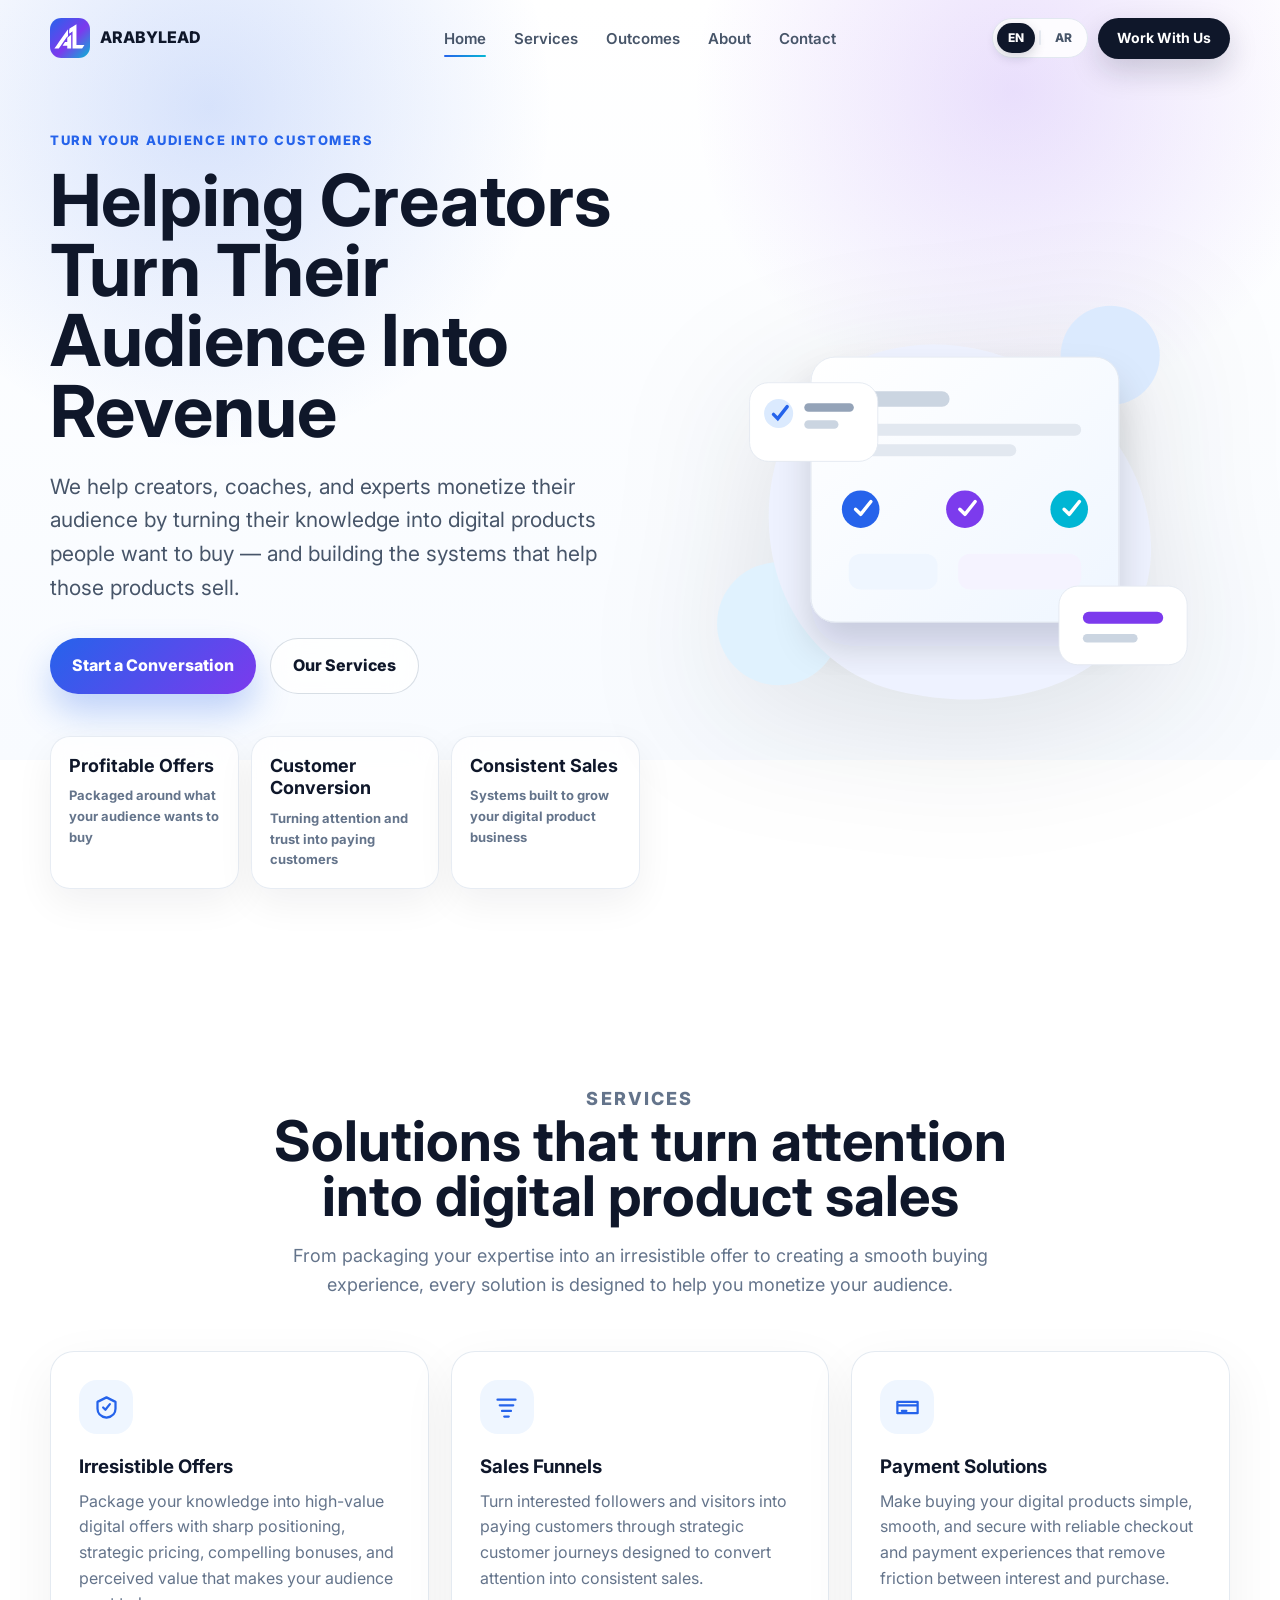
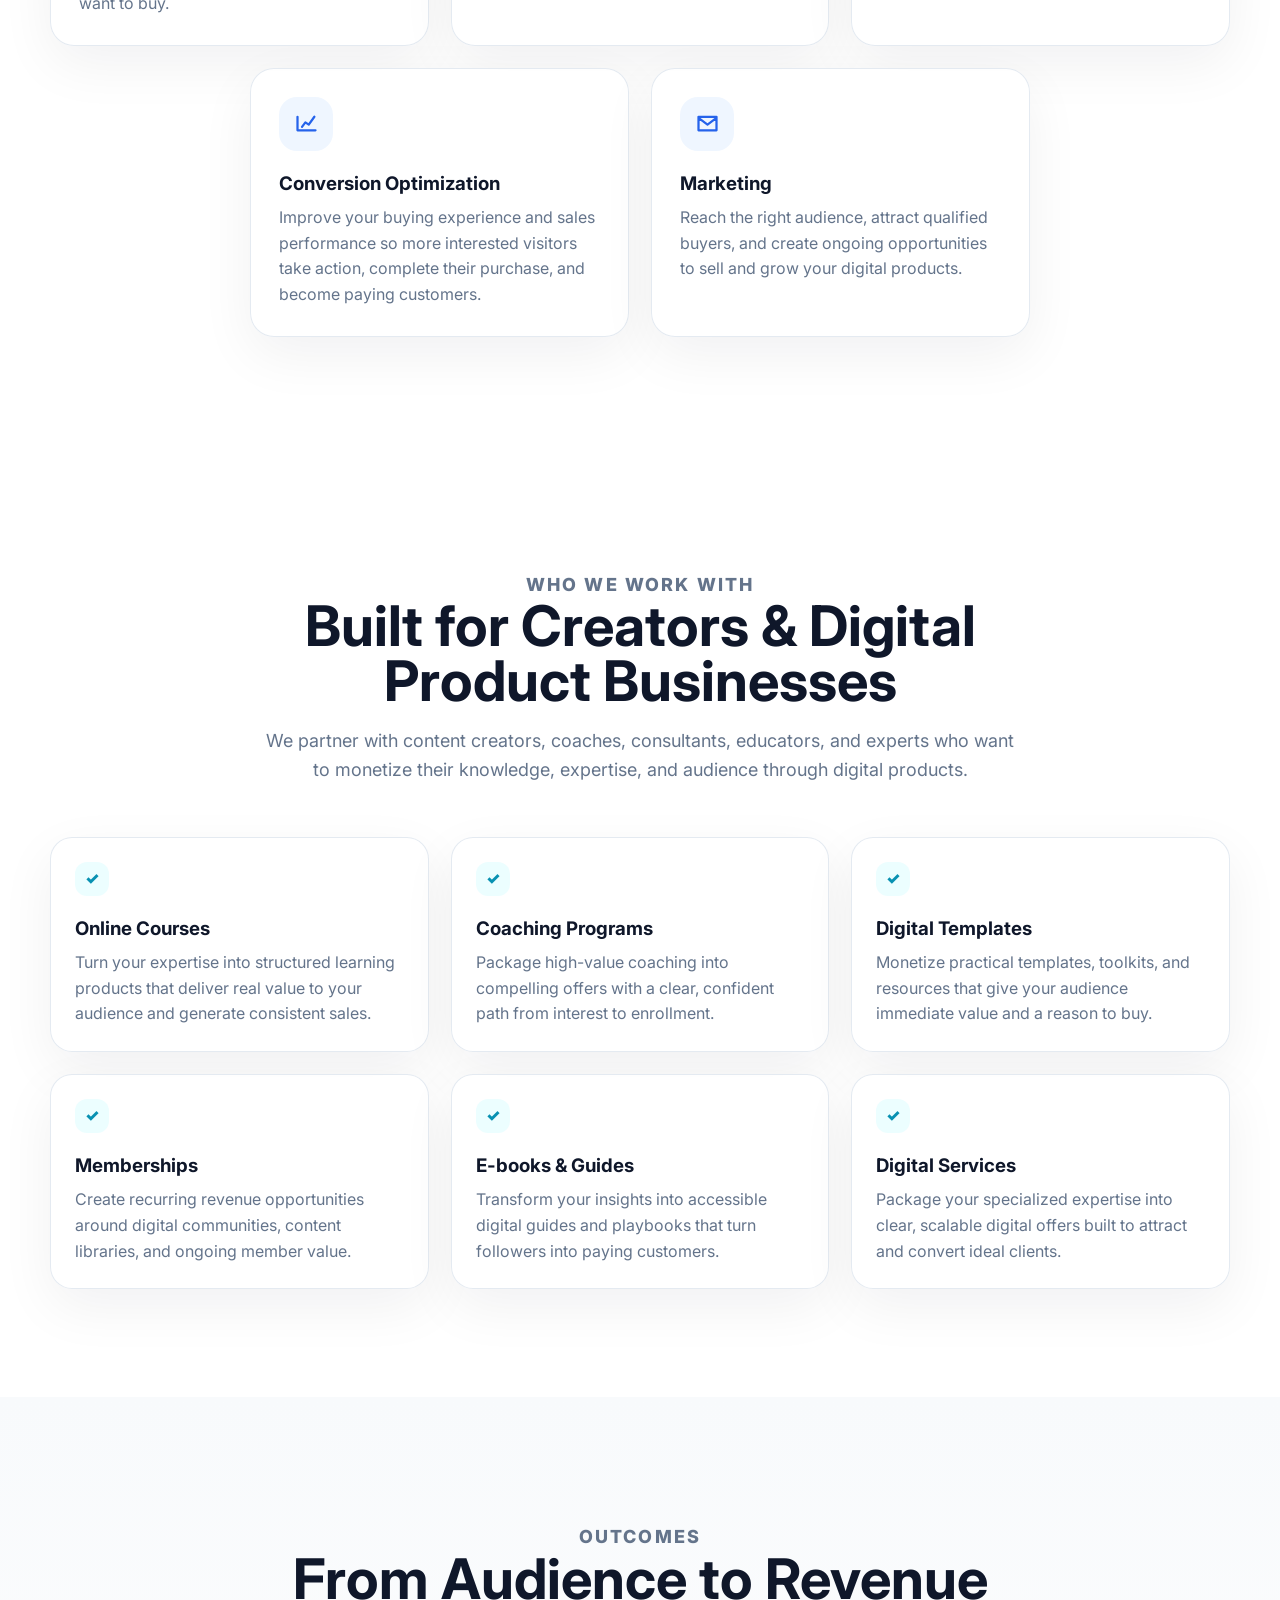
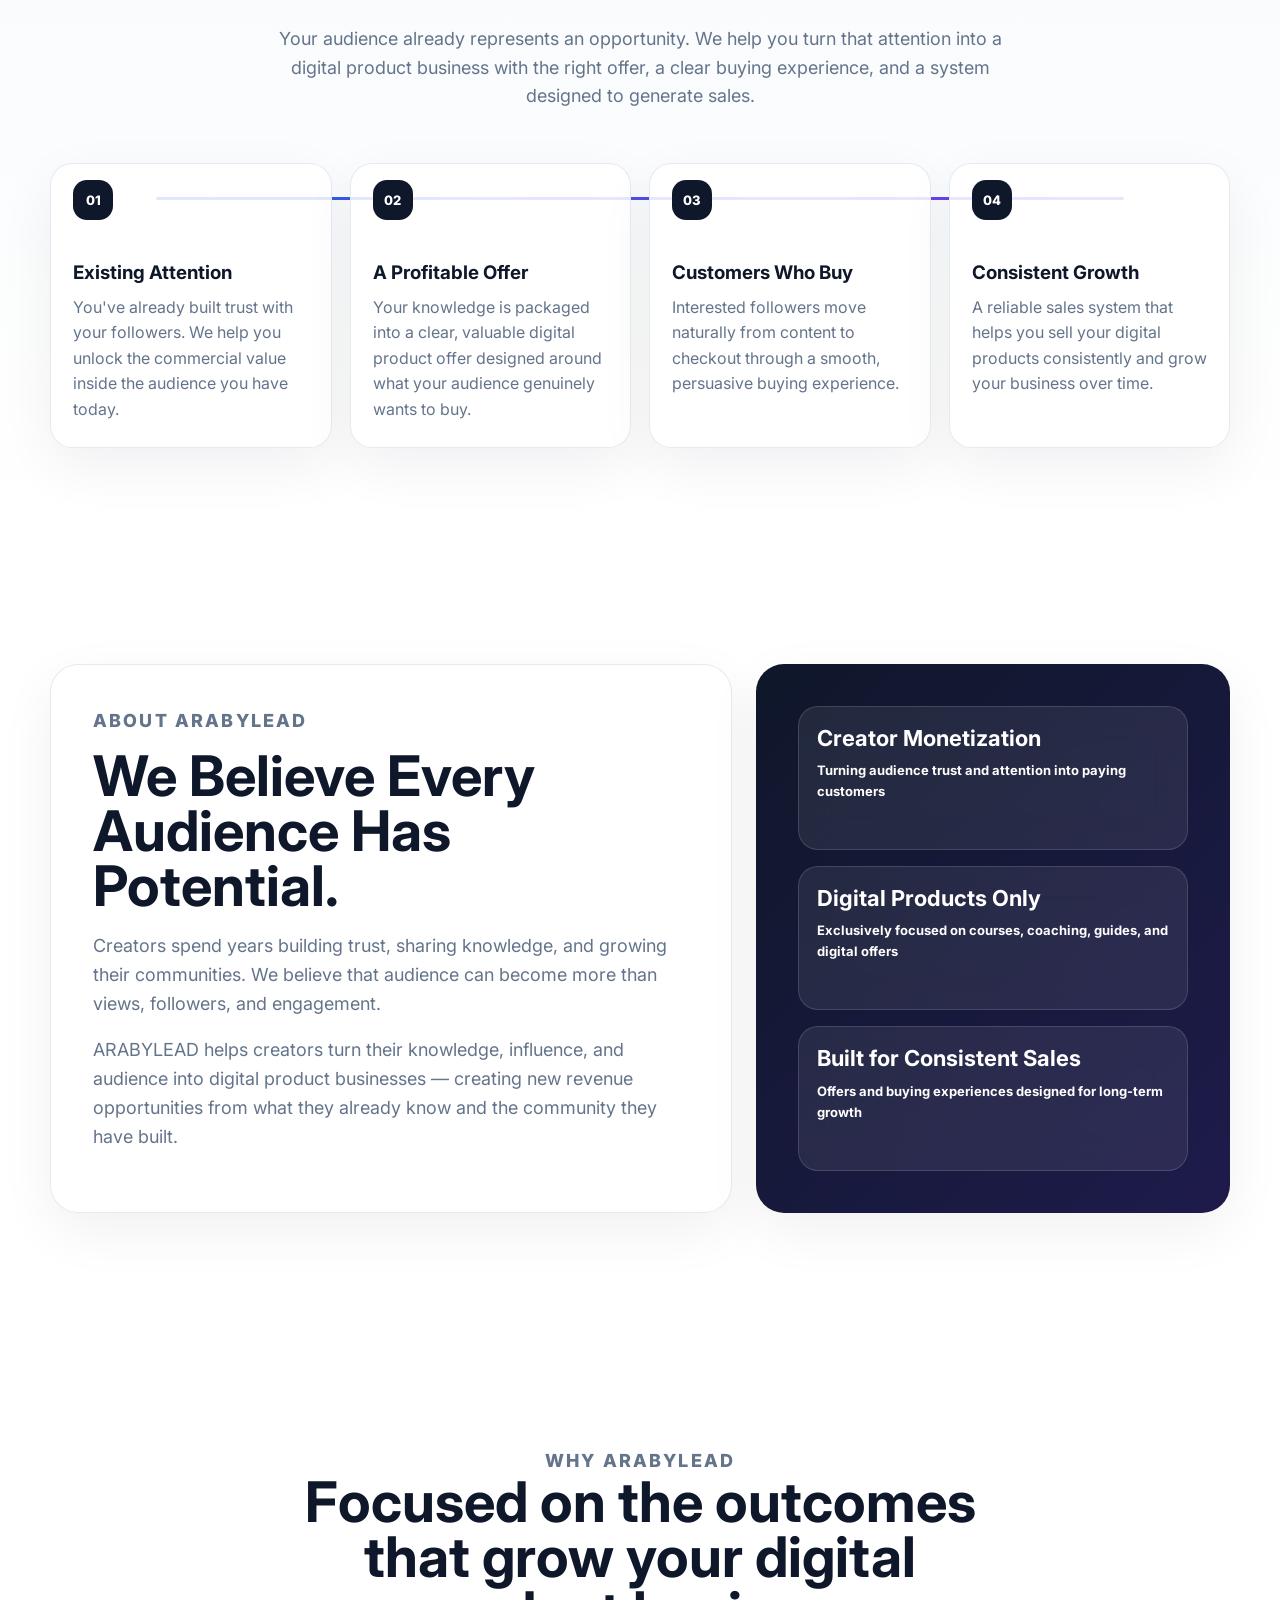
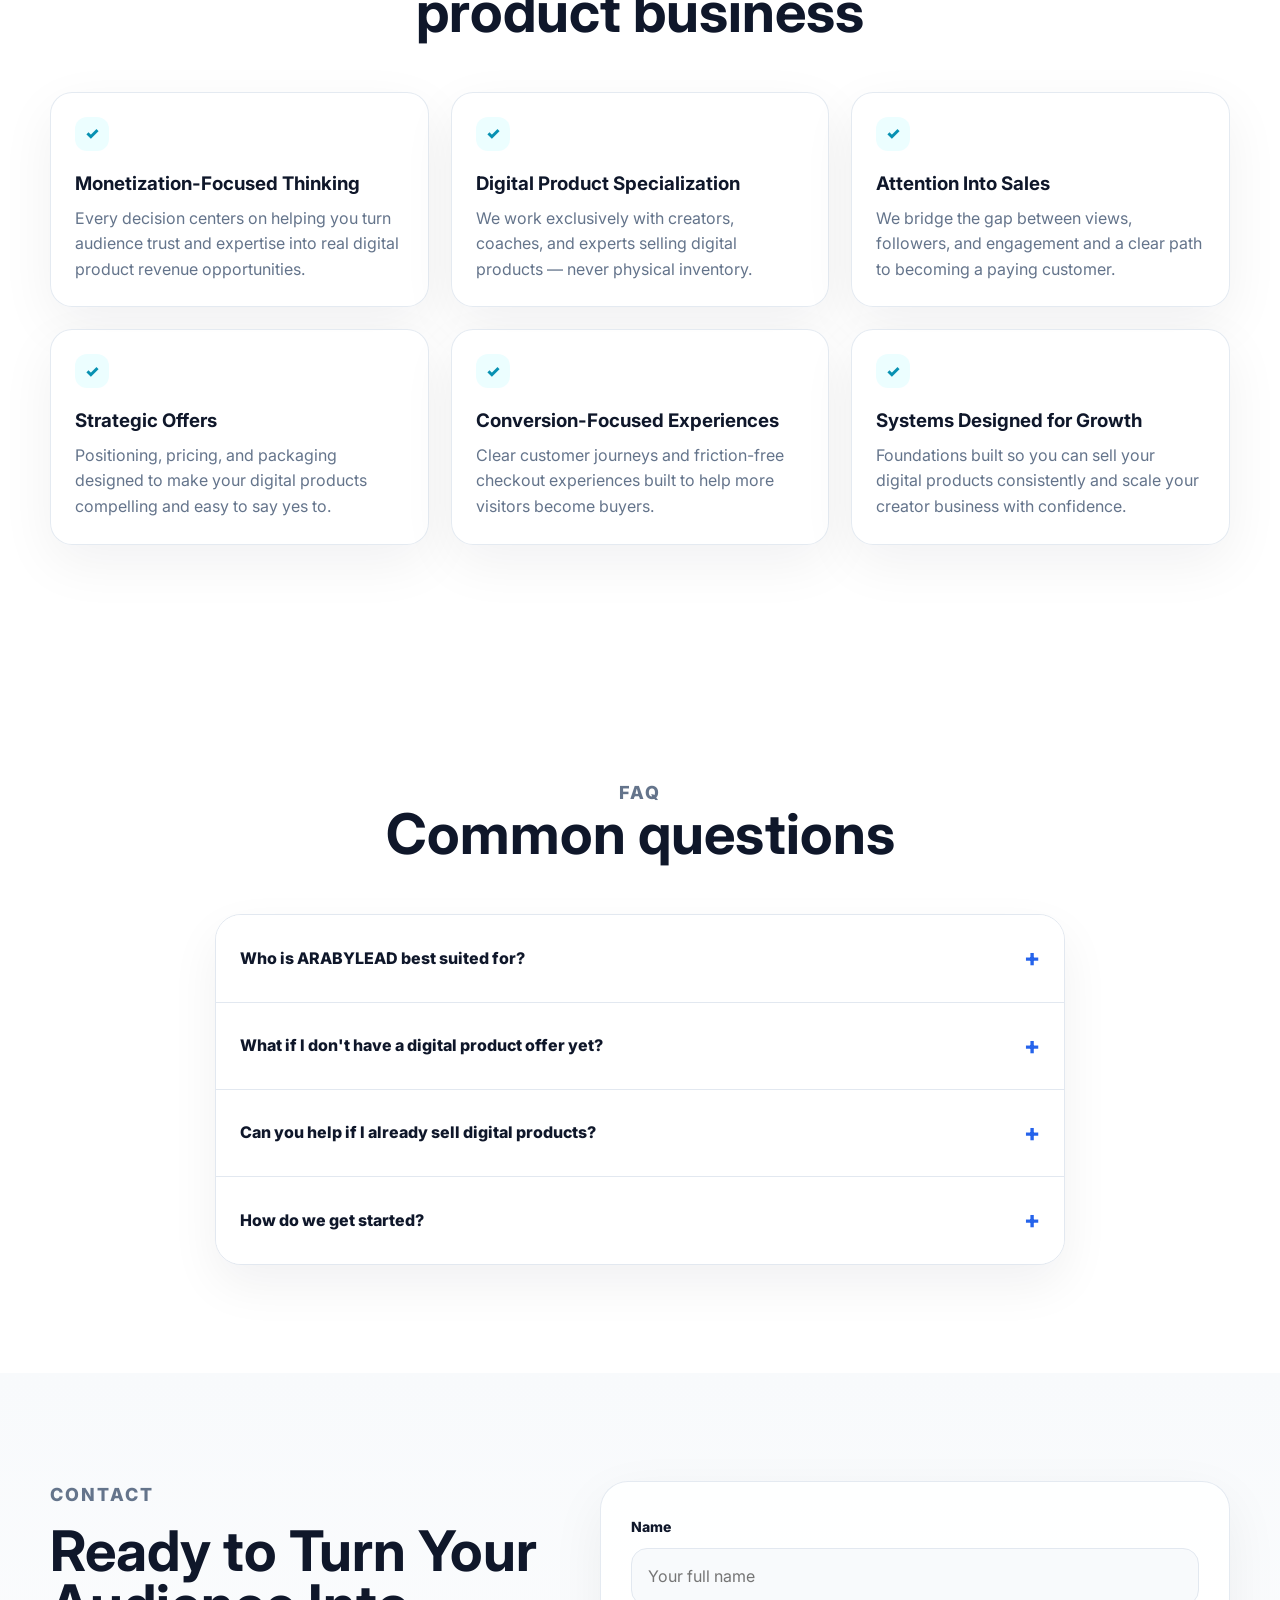
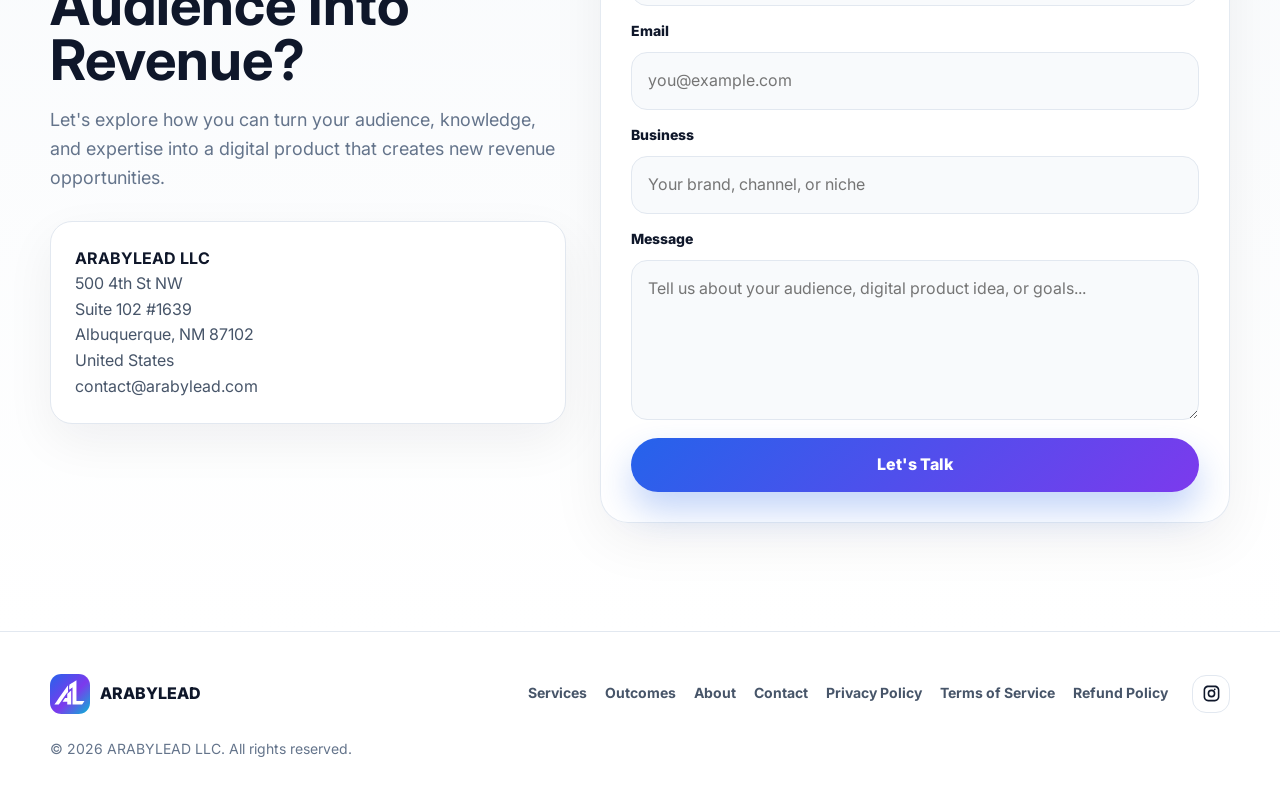
<file: index.html>
<!DOCTYPE html>
<html lang="en" dir="ltr">
<head>
  <meta charset="UTF-8">
  <meta name="viewport" content="width=device-width, initial-scale=1.0">
  <title>ARABYLEAD | Turn Your Audience Into Revenue</title>
  <meta name="description" content="ARABYLEAD helps creators, coaches, and experts monetize their audience and grow their digital product businesses through strategic offers, sales systems, and growth solutions.">
  <meta name="robots" content="index, follow">
  <meta name="theme-color" content="#2563EB">
  <script>(function(){try{var l=new URLSearchParams(location.search).get("lang")||localStorage.getItem("arabylead_lang");if(l==="ar"){document.documentElement.lang="ar";document.documentElement.dir="rtl";document.documentElement.setAttribute("data-lang-loading","");setTimeout(function(){document.documentElement.removeAttribute("data-lang-loading")},1200)}}catch(e){}})();</script>
  <link rel="canonical" href="https://arabylead.com/">
  <link rel="alternate" hreflang="en" href="https://arabylead.com/">
  <link rel="alternate" hreflang="ar" href="https://arabylead.com/?lang=ar">
  <link rel="alternate" hreflang="x-default" href="https://arabylead.com/">
  <meta property="og:type" content="website">
  <meta property="og:locale" content="en_US">
  <meta property="og:locale:alternate" content="ar_AR">
  <meta property="og:title" content="ARABYLEAD | Turn Your Audience Into Revenue">
  <meta property="og:description" content="ARABYLEAD helps creators, coaches, and experts monetize their audience and grow their digital product businesses through strategic offers, sales systems, and growth solutions.">
  <meta property="og:url" content="https://arabylead.com/">
  <meta property="og:site_name" content="ARABYLEAD LLC">
  <meta property="og:image" content="https://arabylead.com/assets/og-image.svg">
  <meta name="twitter:card" content="summary_large_image">
  <meta name="twitter:title" content="ARABYLEAD | Turn Your Audience Into Revenue">
  <meta name="twitter:description" content="ARABYLEAD helps creators, coaches, and experts monetize their audience and grow their digital product businesses through strategic offers, sales systems, and growth solutions.">
  <meta name="twitter:image" content="https://arabylead.com/assets/og-image.svg">
  <link rel="preconnect" href="https://fonts.googleapis.com">
  <link rel="preconnect" href="https://fonts.gstatic.com" crossorigin>
  <link href="https://fonts.googleapis.com/css2?family=IBM+Plex+Sans+Arabic:wght@400;500;600;700&family=Inter:wght@400;500;600;700;800&display=swap" rel="stylesheet">
  <link rel="icon" href="assets/favicon.svg" type="image/svg+xml">
  <link rel="stylesheet" href="css/style.css">
</head>
<body data-page="home">
  <div class="loader" aria-hidden="true">
    <div class="loader-mark">
      <span></span><span></span><span></span>
    </div>
  </div>

  <header class="site-header" id="top">
    <nav class="navbar" aria-label="Primary" data-i18n-aria-label="common.primaryNavAria">
      <a class="brand" href="#home" aria-label="ARABYLEAD LLC home" data-i18n-aria-label="common.brandAria">
        <span class="brand-icon" aria-hidden="true"><img src="assets/logo.svg" alt="" width="40" height="40"></span>
        <span dir="ltr">ARABYLEAD</span>
      </a>
      <div class="nav-menu">
        <a href="#home" data-i18n="common.navHome">Home</a>
        <a href="#services" data-i18n="common.navServices">Services</a>
        <a href="#outcomes" data-i18n="common.navOutcomes">Outcomes</a>
        <a href="#about" data-i18n="common.navAbout">About</a>
        <a href="#contact" data-i18n="common.navContact">Contact</a>
      </div>
      <div class="nav-actions">
        <div class="lang-switcher" role="group" aria-label="Language selection" data-i18n-aria-label="common.langGroupAria">
          <button type="button" class="lang-btn active" data-lang-btn="en" aria-pressed="true" aria-label="EN — English" data-i18n-aria-label="common.switchToEn" lang="en">EN</button>
          <span class="lang-sep" aria-hidden="true">|</span>
          <button type="button" class="lang-btn" data-lang-btn="ar" aria-pressed="false" aria-label="AR — العربية" data-i18n-aria-label="common.switchToAr" lang="ar">AR</button>
        </div>
        <a class="nav-cta btn-ripple" href="#contact" data-i18n="common.navCta">Work With Us</a>
        <button class="nav-toggle" type="button" aria-label="Open menu" data-i18n-aria-label="common.openMenu" aria-expanded="false">
          <span></span><span></span><span></span>
        </button>
      </div>
    </nav>
  </header>

  <main>
    <section class="hero section-shell" id="home">
      <div class="hero-bg" aria-hidden="true"></div>
      <div class="hero-content reveal">
        <p class="eyebrow" data-i18n="home.heroEyebrow">TURN YOUR AUDIENCE INTO CUSTOMERS</p>
        <h1 data-i18n="home.heroTitle">Helping Creators Turn Their Audience Into Revenue</h1>
        <p class="hero-copy" data-i18n="home.heroCopy">We help creators, coaches, and experts monetize their audience by turning their knowledge into digital products people want to buy — and building the systems that help those products sell.</p>
        <div class="hero-actions">
          <a class="button button-primary btn-ripple" href="#contact" data-i18n="home.heroCtaPrimary">Start a Conversation</a>
          <a class="button button-secondary btn-ripple" href="#services" data-i18n="home.heroCtaSecondary">Our Services</a>
        </div>
        <div class="hero-metrics" aria-label="Core creator outcomes" data-i18n-aria-label="home.heroMetricsAria">
          <div><strong data-i18n="home.heroMetric1Title">Profitable Offers</strong><span data-i18n="home.heroMetric1Sub">Packaged around what your audience wants to buy</span></div>
          <div><strong data-i18n="home.heroMetric2Title">Customer Conversion</strong><span data-i18n="home.heroMetric2Sub">Turning attention and trust into paying customers</span></div>
          <div><strong data-i18n="home.heroMetric3Title">Consistent Sales</strong><span data-i18n="home.heroMetric3Sub">Systems built to grow your digital product business</span></div>
        </div>
      </div>
      <div class="hero-visual reveal" aria-label="Creator monetization and digital product growth illustration" data-i18n-aria-label="home.heroVisualAria">
        <svg viewBox="0 0 620 520" class="floating-illustration" role="img" aria-hidden="true">
          <defs>
            <linearGradient id="panelGrad" x1="0" x2="1" y1="0" y2="1">
              <stop offset="0%" stop-color="#FFFFFF"/>
              <stop offset="100%" stop-color="#EFF6FF"/>
            </linearGradient>
            <linearGradient id="lineGrad" x1="0" x2="1">
              <stop offset="0%" stop-color="#2563EB"/>
              <stop offset="50%" stop-color="#7C3AED"/>
              <stop offset="100%" stop-color="#06B6D4"/>
            </linearGradient>
            <filter id="softShadow" x="-20%" y="-20%" width="140%" height="140%">
              <feDropShadow dx="0" dy="28" stdDeviation="22" flood-color="#0F172A" flood-opacity=".16"/>
            </filter>
          </defs>
          <circle cx="480" cy="80" r="58" fill="#DBEAFE"/>
          <circle cx="92" cy="394" r="72" fill="#E0F2FE"/>
          <path d="M99 174C142 67 277 42 382 92c113 54 180 184 128 291-44 91-168 116-278 90C105 443 48 301 99 174Z" fill="#EEF2FF"/>
          <g filter="url(#softShadow)">
            <rect x="130" y="82" width="360" height="310" rx="28" fill="url(#panelGrad)" stroke="#E2E8F0"/>
            <rect x="160" y="122" width="132" height="18" rx="9" fill="#CBD5E1"/>
            <rect x="160" y="160" width="286" height="14" rx="7" fill="#E2E8F0"/>
            <rect x="160" y="184" width="210" height="14" rx="7" fill="#E2E8F0"/>
            <path d="M176 260H444" stroke="url(#lineGrad)" stroke-width="8" stroke-linecap="round"/>
            <circle cx="188" cy="260" r="22" fill="#2563EB"/>
            <circle cx="310" cy="260" r="22" fill="#7C3AED"/>
            <circle cx="432" cy="260" r="22" fill="#06B6D4"/>
            <path d="M182 260l6 6 12-15M304 260l6 6 12-15M426 260l6 6 12-15" stroke="#fff" stroke-width="4" fill="none" stroke-linecap="round" stroke-linejoin="round"/>
            <rect x="174" y="312" width="104" height="42" rx="14" fill="#EFF6FF"/>
            <rect x="302" y="312" width="144" height="42" rx="14" fill="#F5F3FF"/>
          </g>
          <g class="orbit-card orbit-one">
            <rect x="58" y="112" width="150" height="92" rx="22" fill="#fff" stroke="#E2E8F0"/>
            <circle cx="92" cy="148" r="17" fill="#DBEAFE"/>
            <path d="M86 149l5 5 11-14" stroke="#2563EB" stroke-width="4" fill="none" stroke-linecap="round"/>
            <rect x="122" y="136" width="58" height="10" rx="5" fill="#94A3B8"/>
            <rect x="122" y="156" width="40" height="10" rx="5" fill="#CBD5E1"/>
          </g>
          <g class="orbit-card orbit-two">
            <rect x="420" y="350" width="150" height="92" rx="22" fill="#fff" stroke="#E2E8F0"/>
            <rect x="448" y="380" width="94" height="14" rx="7" fill="#7C3AED"/>
            <rect x="448" y="406" width="64" height="10" rx="5" fill="#CBD5E1"/>
          </g>
        </svg>
      </div>
    </section>

    <section class="section section-shell" id="services">
      <div class="section-heading reveal">
        <p class="eyebrow" data-i18n="home.servicesEyebrow">Services</p>
        <h2 data-i18n="home.servicesTitle">Solutions that turn attention into digital product sales</h2>
        <p data-i18n="home.servicesSubtitle">From packaging your expertise into an irresistible offer to creating a smooth buying experience, every solution is designed to help you monetize your audience.</p>
      </div>
      <div class="card-grid services-grid">
        <article class="service-card reveal">
          <span class="icon-wrap" aria-hidden="true"><svg viewBox="0 0 24 24"><path d="M12 3l8 4v6c0 4.4-2.7 7-8 8-5.3-1-8-3.6-8-8V7l8-4zM9 12l2 2 4-5" fill="none" stroke="currentColor" stroke-width="2" stroke-linecap="round" stroke-linejoin="round"/></svg></span>
          <h3 data-i18n="home.service1Title">Irresistible Offers</h3>
          <p data-i18n="home.service1Desc">Package your knowledge into high-value digital offers with sharp positioning, strategic pricing, compelling bonuses, and perceived value that makes your audience want to buy.</p>
        </article>
        <article class="service-card reveal">
          <span class="icon-wrap" aria-hidden="true"><svg viewBox="0 0 24 24"><path d="M4 5h16M6 10h12M8 15h8M10 20h4" fill="none" stroke="currentColor" stroke-width="2" stroke-linecap="round"/></svg></span>
          <h3 data-i18n="home.service2Title">Sales Funnels</h3>
          <p data-i18n="home.service2Desc">Turn interested followers and visitors into paying customers through strategic customer journeys designed to convert attention into consistent sales.</p>
        </article>
        <article class="service-card reveal">
          <span class="icon-wrap" aria-hidden="true"><svg viewBox="0 0 24 24"><path d="M3 7h18v10H3zM3 10h18M7 15h4" fill="none" stroke="currentColor" stroke-width="2" stroke-linecap="round" stroke-linejoin="round"/></svg></span>
          <h3 data-i18n="home.service3Title">Payment Solutions</h3>
          <p data-i18n="home.service3Desc">Make buying your digital products simple, smooth, and secure with reliable checkout and payment experiences that remove friction between interest and purchase.</p>
        </article>
        <article class="service-card reveal">
          <span class="icon-wrap" aria-hidden="true"><svg viewBox="0 0 24 24"><path d="M4 18V6M4 18h16M8 15l3-4 3 2 5-7" fill="none" stroke="currentColor" stroke-width="2" stroke-linecap="round" stroke-linejoin="round"/></svg></span>
          <h3 data-i18n="home.service4Title">Conversion Optimization</h3>
          <p data-i18n="home.service4Desc">Improve your buying experience and sales performance so more interested visitors take action, complete their purchase, and become paying customers.</p>
        </article>
        <article class="service-card reveal">
          <span class="icon-wrap" aria-hidden="true"><svg viewBox="0 0 24 24"><path d="M4 6h16v12H4zM4 7l8 6 8-6" fill="none" stroke="currentColor" stroke-width="2" stroke-linecap="round" stroke-linejoin="round"/></svg></span>
          <h3 data-i18n="home.service5Title">Marketing</h3>
          <p data-i18n="home.service5Desc">Reach the right audience, attract qualified buyers, and create ongoing opportunities to sell and grow your digital products.</p>
        </article>
      </div>
    </section>

    <section class="section section-shell" id="who-we-work-with">
      <div class="section-heading reveal">
        <p class="eyebrow" data-i18n="home.whoEyebrow">WHO WE WORK WITH</p>
        <h2 data-i18n="home.whoTitle">Built for Creators &amp; Digital Product Businesses</h2>
        <p data-i18n="home.whoSubtitle">We partner with content creators, coaches, consultants, educators, and experts who want to monetize their knowledge, expertise, and audience through digital products.</p>
      </div>
      <div class="feature-grid">
        <article class="feature-card reveal"><span aria-hidden="true">✓</span><h3 data-i18n="home.who1Title">Online Courses</h3><p data-i18n="home.who1Desc">Turn your expertise into structured learning products that deliver real value to your audience and generate consistent sales.</p></article>
        <article class="feature-card reveal"><span aria-hidden="true">✓</span><h3 data-i18n="home.who2Title">Coaching Programs</h3><p data-i18n="home.who2Desc">Package high-value coaching into compelling offers with a clear, confident path from interest to enrollment.</p></article>
        <article class="feature-card reveal"><span aria-hidden="true">✓</span><h3 data-i18n="home.who3Title">Digital Templates</h3><p data-i18n="home.who3Desc">Monetize practical templates, toolkits, and resources that give your audience immediate value and a reason to buy.</p></article>
        <article class="feature-card reveal"><span aria-hidden="true">✓</span><h3 data-i18n="home.who4Title">Memberships</h3><p data-i18n="home.who4Desc">Create recurring revenue opportunities around digital communities, content libraries, and ongoing member value.</p></article>
        <article class="feature-card reveal"><span aria-hidden="true">✓</span><h3 data-i18n="home.who5Title">E-books &amp; Guides</h3><p data-i18n="home.who5Desc">Transform your insights into accessible digital guides and playbooks that turn followers into paying customers.</p></article>
        <article class="feature-card reveal"><span aria-hidden="true">✓</span><h3 data-i18n="home.who6Title">Digital Services</h3><p data-i18n="home.who6Desc">Package your specialized expertise into clear, scalable digital offers built to attract and convert ideal clients.</p></article>
      </div>
    </section>

    <section class="section process-section" id="outcomes">
      <div class="section-shell">
        <div class="section-heading reveal">
          <p class="eyebrow" data-i18n="home.outcomesEyebrow">Outcomes</p>
          <h2 data-i18n="home.outcomesTitle">From Audience to Revenue</h2>
          <p data-i18n="home.outcomesSubtitle">Your audience already represents an opportunity. We help you turn that attention into a digital product business with the right offer, a clear buying experience, and a system designed to generate sales.</p>
        </div>
        <div class="timeline">
          <article class="timeline-card reveal"><span aria-hidden="true">01</span><h3 data-i18n="home.outcome1Title">Existing Attention</h3><p data-i18n="home.outcome1Desc">You've already built trust with your followers. We help you unlock the commercial value inside the audience you have today.</p></article>
          <article class="timeline-card reveal"><span aria-hidden="true">02</span><h3 data-i18n="home.outcome2Title">A Profitable Offer</h3><p data-i18n="home.outcome2Desc">Your knowledge is packaged into a clear, valuable digital product offer designed around what your audience genuinely wants to buy.</p></article>
          <article class="timeline-card reveal"><span aria-hidden="true">03</span><h3 data-i18n="home.outcome3Title">Customers Who Buy</h3><p data-i18n="home.outcome3Desc">Interested followers move naturally from content to checkout through a smooth, persuasive buying experience.</p></article>
          <article class="timeline-card reveal"><span aria-hidden="true">04</span><h3 data-i18n="home.outcome4Title">Consistent Growth</h3><p data-i18n="home.outcome4Desc">A reliable sales system that helps you sell your digital products consistently and grow your business over time.</p></article>
        </div>
      </div>
    </section>

    <section class="section section-shell about-split" id="about">
      <div class="about-panel reveal">
        <p class="eyebrow" data-i18n="home.aboutEyebrow">About ARABYLEAD</p>
        <h2 data-i18n="home.aboutTitle">We Believe Every Audience Has Potential.</h2>
        <p data-i18n="home.aboutP1">Creators spend years building trust, sharing knowledge, and growing their communities. We believe that audience can become more than views, followers, and engagement.</p>
        <p data-i18n="home.aboutP2">ARABYLEAD helps creators turn their knowledge, influence, and audience into digital product businesses — creating new revenue opportunities from what they already know and the community they have built.</p>
      </div>
      <div class="stats-panel reveal">
        <div><strong data-i18n="home.aboutStat1Title">Creator Monetization</strong><span data-i18n="home.aboutStat1Sub">Turning audience trust and attention into paying customers</span></div>
        <div><strong data-i18n="home.aboutStat2Title">Digital Products Only</strong><span data-i18n="home.aboutStat2Sub">Exclusively focused on courses, coaching, guides, and digital offers</span></div>
        <div><strong data-i18n="home.aboutStat3Title">Built for Consistent Sales</strong><span data-i18n="home.aboutStat3Sub">Offers and buying experiences designed for long-term growth</span></div>
      </div>
    </section>

    <section class="section section-shell" id="why-us">
      <div class="section-heading reveal">
        <p class="eyebrow" data-i18n="home.whyEyebrow">Why ARABYLEAD</p>
        <h2 data-i18n="home.whyTitle">Focused on the outcomes that grow your digital product business</h2>
      </div>
      <div class="feature-grid">
        <article class="feature-card reveal"><span aria-hidden="true">✓</span><h3 data-i18n="home.why1Title">Monetization-Focused Thinking</h3><p data-i18n="home.why1Desc">Every decision centers on helping you turn audience trust and expertise into real digital product revenue opportunities.</p></article>
        <article class="feature-card reveal"><span aria-hidden="true">✓</span><h3 data-i18n="home.why2Title">Digital Product Specialization</h3><p data-i18n="home.why2Desc">We work exclusively with creators, coaches, and experts selling digital products — never physical inventory.</p></article>
        <article class="feature-card reveal"><span aria-hidden="true">✓</span><h3 data-i18n="home.why3Title">Attention Into Sales</h3><p data-i18n="home.why3Desc">We bridge the gap between views, followers, and engagement and a clear path to becoming a paying customer.</p></article>
        <article class="feature-card reveal"><span aria-hidden="true">✓</span><h3 data-i18n="home.why4Title">Strategic Offers</h3><p data-i18n="home.why4Desc">Positioning, pricing, and packaging designed to make your digital products compelling and easy to say yes to.</p></article>
        <article class="feature-card reveal"><span aria-hidden="true">✓</span><h3 data-i18n="home.why5Title">Conversion-Focused Experiences</h3><p data-i18n="home.why5Desc">Clear customer journeys and friction-free checkout experiences built to help more visitors become buyers.</p></article>
        <article class="feature-card reveal"><span aria-hidden="true">✓</span><h3 data-i18n="home.why6Title">Systems Designed for Growth</h3><p data-i18n="home.why6Desc">Foundations built so you can sell your digital products consistently and scale your creator business with confidence.</p></article>
      </div>
    </section>

    <section class="section section-shell faq-section" id="faq">
      <div class="section-heading reveal">
        <p class="eyebrow" data-i18n="home.faqEyebrow">FAQ</p>
        <h2 data-i18n="home.faqTitle">Common questions</h2>
      </div>
      <div class="faq-list reveal">
        <div class="faq-item">
          <button type="button" aria-expanded="false"><span data-i18n="home.faq1Q">Who is ARABYLEAD best suited for?</span><span class="faq-icon" aria-hidden="true">+</span></button>
          <div class="faq-answer"><p data-i18n="home.faq1A">We partner with content creators, coaches, educators, and experts who have built an audience or specialized knowledge and want to monetize it by selling digital products.</p></div>
        </div>
        <div class="faq-item">
          <button type="button" aria-expanded="false"><span data-i18n="home.faq2Q">What if I don't have a digital product offer yet?</span><span class="faq-icon" aria-hidden="true">+</span></button>
          <div class="faq-answer"><p data-i18n="home.faq2A">We help you turn what you already know into a clear, valuable digital product offer — including positioning, pricing, packaging, and bonuses — so your audience has a strong reason to buy.</p></div>
        </div>
        <div class="faq-item">
          <button type="button" aria-expanded="false"><span data-i18n="home.faq3Q">Can you help if I already sell digital products?</span><span class="faq-icon" aria-hidden="true">+</span></button>
          <div class="faq-answer"><p data-i18n="home.faq3A">Yes. If you already have a digital product but want more consistent sales, we help strengthen your offer, customer journey, buying experience, and marketing to unlock more conversion opportunities.</p></div>
        </div>
        <div class="faq-item">
          <button type="button" aria-expanded="false"><span data-i18n="home.faq4Q">How do we get started?</span><span class="faq-icon" aria-hidden="true">+</span></button>
          <div class="faq-answer"><p data-i18n="home.faq4A">Send us a message through the contact form below with a bit about your audience, expertise, and goals. We'll start a conversation to explore how you can turn your audience into digital product revenue.</p></div>
        </div>
      </div>
    </section>

    <section class="section contact-section" id="contact">
      <div class="section-shell contact-grid">
        <div class="contact-copy reveal">
          <p class="eyebrow" data-i18n="home.contactEyebrow">Contact</p>
          <h2 data-i18n="home.contactTitle">Ready to Turn Your Audience Into Revenue?</h2>
          <p data-i18n="home.contactCopy">Let's explore how you can turn your audience, knowledge, and expertise into a digital product that creates new revenue opportunities.</p>
          <address>
            <strong dir="ltr">ARABYLEAD LLC</strong><br>
            <span dir="ltr">500 4th St NW</span><br>
            <span dir="ltr">Suite 102 #1639</span><br>
            <span dir="ltr">Albuquerque, NM 87102</span><br>
            <span data-i18n="common.countryUs">United States</span><br>
            <a class="ltr-inline" dir="ltr" href="mailto:contact@arabylead.com">contact@arabylead.com</a>
          </address>
        </div>
        <form class="contact-form reveal" action="mailto:contact@arabylead.com" method="post" enctype="text/plain">
          <label for="name" data-i18n="home.formNameLabel">Name</label>
          <input id="name" name="name" type="text" autocomplete="name" placeholder="Your full name" data-i18n-placeholder="home.formNamePlaceholder" data-error="name-error" required>
          <span class="field-error" id="name-error"></span>

          <label for="email" data-i18n="home.formEmailLabel">Email</label>
          <input id="email" name="email" type="email" autocomplete="email" autocorrect="off" autocapitalize="none" spellcheck="false" placeholder="you@example.com" data-i18n-placeholder="home.formEmailPlaceholder" data-error="email-error" required>
          <span class="field-error" id="email-error"></span>

          <label for="business" data-i18n="home.formBusinessLabel">Business</label>
          <input id="business" name="business" type="text" autocomplete="organization" placeholder="Your brand, channel, or niche" data-i18n-placeholder="home.formBusinessPlaceholder" data-error="business-error" required>
          <span class="field-error" id="business-error"></span>

          <label for="message" data-i18n="home.formMessageLabel">Message</label>
          <textarea id="message" name="message" rows="5" placeholder="Tell us about your audience, digital product idea, or goals..." data-i18n-placeholder="home.formMessagePlaceholder" data-error="message-error" required></textarea>
          <span class="field-error" id="message-error"></span>

          <button class="button button-primary btn-ripple" type="submit" data-i18n="home.formSubmit">Let's Talk</button>
          <p class="form-status" role="status" aria-live="polite"></p>
        </form>
      </div>
    </section>
  </main>

  <footer class="footer">
    <div class="section-shell footer-inner">
      <a class="brand" href="#home" aria-label="ARABYLEAD LLC home" data-i18n-aria-label="common.brandAria">
        <span class="brand-icon" aria-hidden="true"><img src="assets/logo.svg" alt="" width="40" height="40"></span>
        <span dir="ltr">ARABYLEAD</span>
      </a>
      <div class="footer-links" aria-label="Footer navigation" data-i18n-aria-label="common.footerNavAria">
        <a href="#services" data-i18n="common.navServices">Services</a>
        <a href="#outcomes" data-i18n="common.navOutcomes">Outcomes</a>
        <a href="#about" data-i18n="common.navAbout">About</a>
        <a href="#contact" data-i18n="common.navContact">Contact</a>
        <a href="privacy.html" data-i18n="common.footerPrivacy">Privacy Policy</a>
        <a href="terms.html" data-i18n="common.footerTerms">Terms of Service</a>
        <a href="refund.html" data-i18n="common.footerRefund">Refund Policy</a>
      </div>
      <div class="social-links" aria-label="Social links" data-i18n-aria-label="common.socialAria">
        <a href="https://www.instagram.com/arabylead" aria-label="Instagram" data-i18n-aria-label="common.instagramAria" target="_blank" rel="noopener noreferrer"><svg viewBox="0 0 24 24" aria-hidden="true"><path d="M7.8 2h8.4C19.4 2 22 4.6 22 7.8v8.4c0 3.2-2.6 5.8-5.8 5.8H7.8C4.6 22 2 19.4 2 16.2V7.8C2 4.6 4.6 2 7.8 2Zm0 2C5.7 4 4 5.7 4 7.8v8.4C4 18.3 5.7 20 7.8 20h8.4c2.1 0 3.8-1.7 3.8-3.8V7.8C20 5.7 18.3 4 16.2 4H7.8Zm4.2 3.1a4.9 4.9 0 1 1 0 9.8 4.9 4.9 0 0 1 0-9.8Zm0 2a2.9 2.9 0 1 0 0 5.8 2.9 2.9 0 0 0 0-5.8Zm5.2-2.4a1.1 1.1 0 1 1-2.2 0 1.1 1.1 0 0 1 2.2 0Z" fill="currentColor"/></svg></a>
      </div>
      <p class="copyright" data-i18n="common.copyright">© <span id="year"></span> ARABYLEAD LLC. All rights reserved.</p>
    </div>
  </footer>

  <button class="back-to-top" type="button" aria-label="Back to top" data-i18n-aria-label="common.backToTop">↑</button>
  <script src="js/i18n.js" defer></script>
  <script src="js/script.js" defer></script>
</body>
</html>
</file>
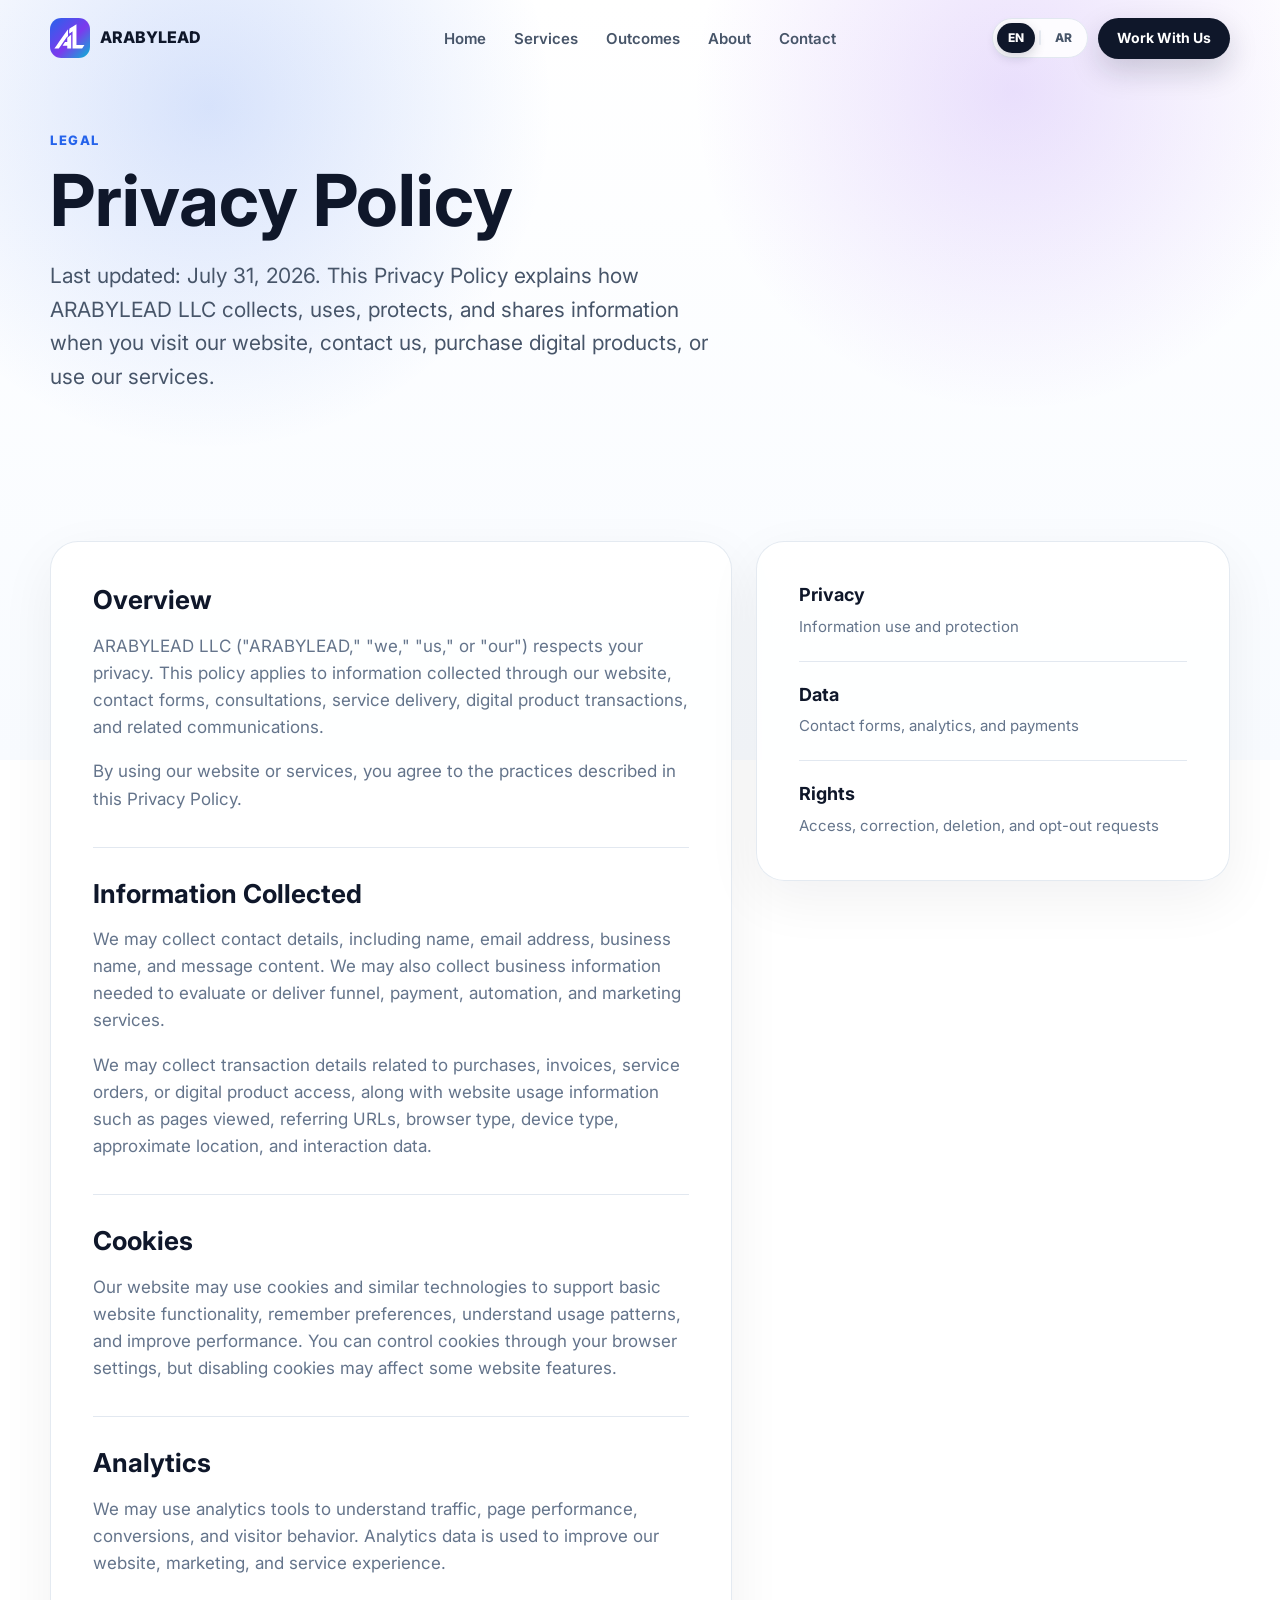
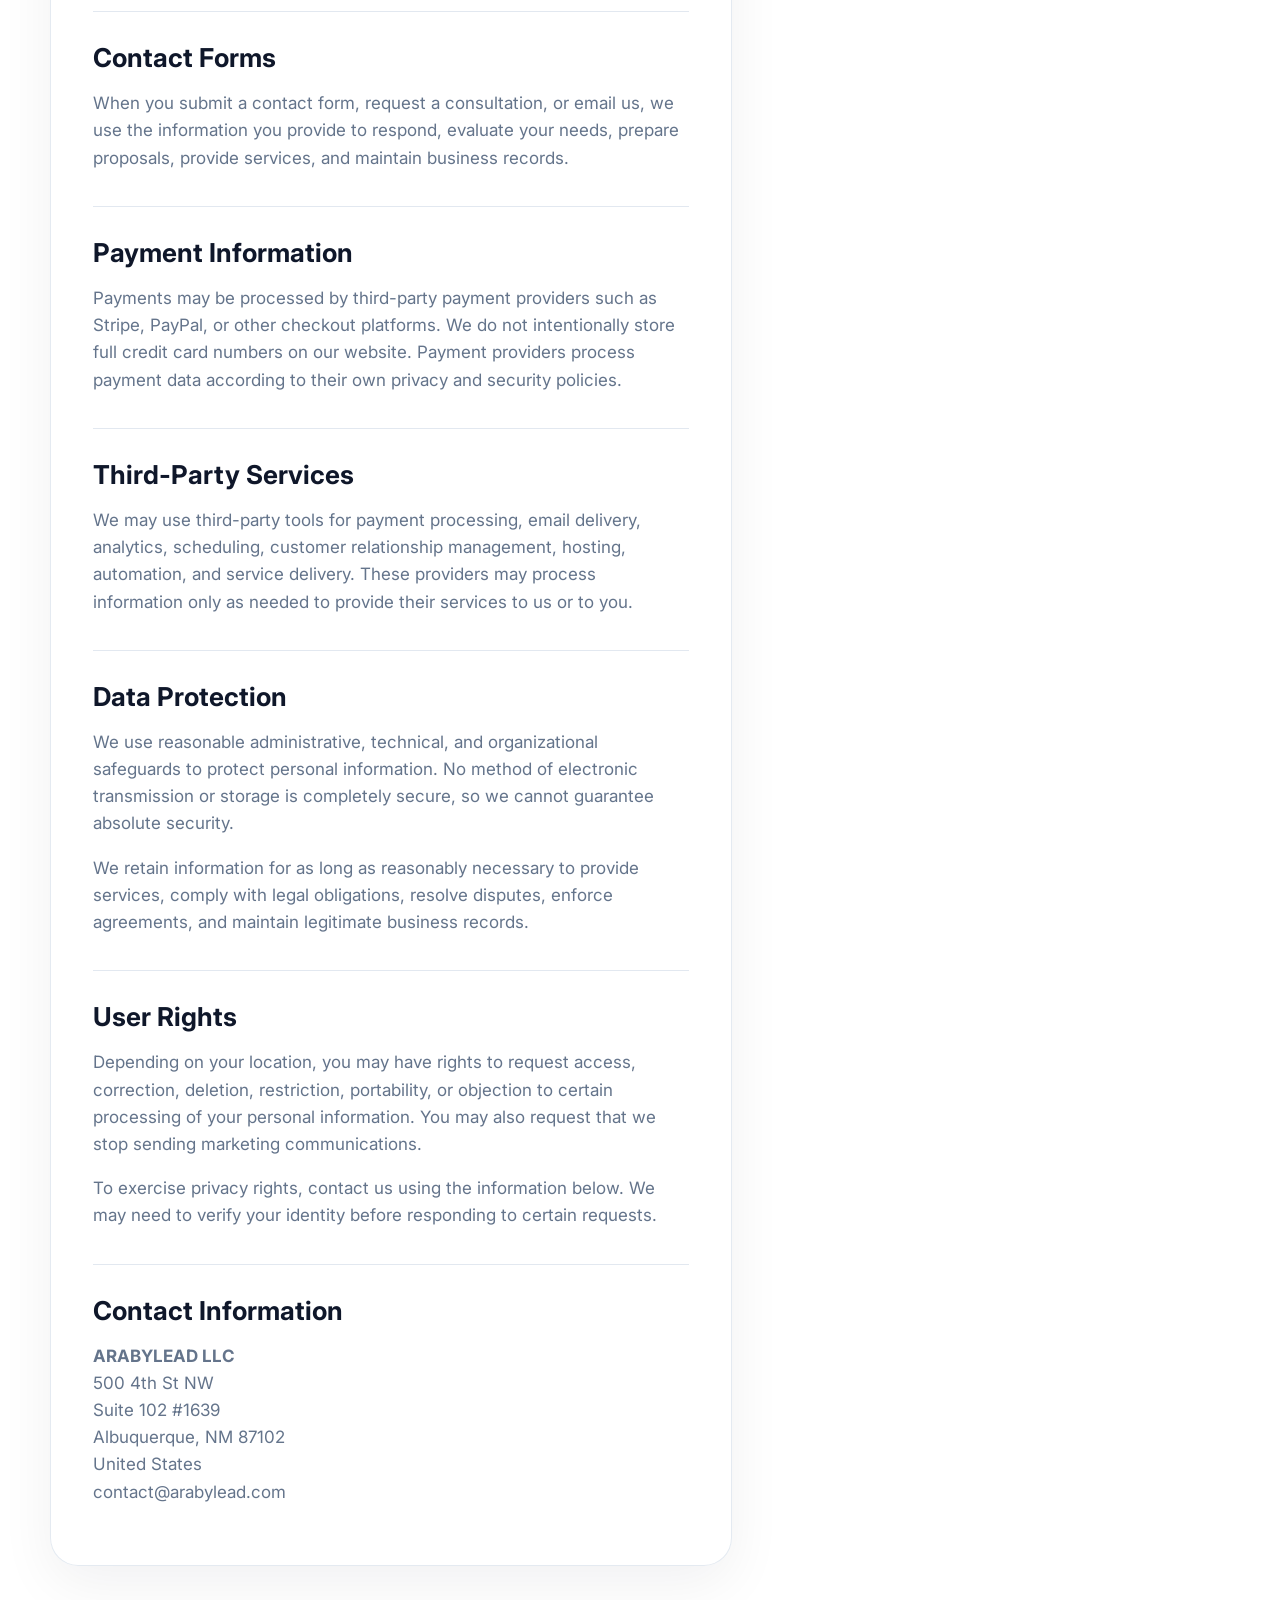
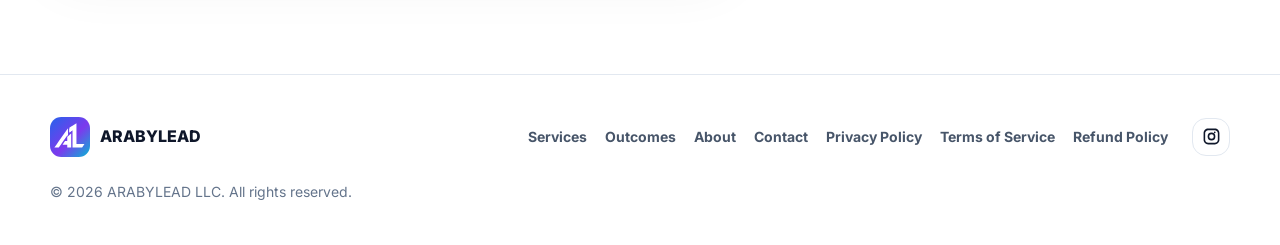
<file: privacy.html>
<!DOCTYPE html>
<html lang="en" dir="ltr">
<head>
  <meta charset="UTF-8">
  <meta name="viewport" content="width=device-width, initial-scale=1.0">
  <title>Privacy Policy | ARABYLEAD LLC</title>
  <meta name="description" content="Read the ARABYLEAD LLC Privacy Policy, including how we collect, use, protect, and share information related to digital services, contact forms, analytics, cookies, and payments.">
  <meta name="robots" content="index, follow">
  <meta name="theme-color" content="#2563EB">
  <script>(function(){try{var l=new URLSearchParams(location.search).get("lang")||localStorage.getItem("arabylead_lang");if(l==="ar"){document.documentElement.lang="ar";document.documentElement.dir="rtl";document.documentElement.setAttribute("data-lang-loading","");setTimeout(function(){document.documentElement.removeAttribute("data-lang-loading")},1200)}}catch(e){}})();</script>
  <link rel="canonical" href="https://arabylead.com/privacy.html">
  <link rel="alternate" hreflang="en" href="https://arabylead.com/privacy.html">
  <link rel="alternate" hreflang="ar" href="https://arabylead.com/privacy.html?lang=ar">
  <link rel="alternate" hreflang="x-default" href="https://arabylead.com/privacy.html">
  <meta property="og:type" content="website">
  <meta property="og:locale" content="en_US">
  <meta property="og:locale:alternate" content="ar_AR">
  <meta property="og:title" content="Privacy Policy | ARABYLEAD LLC">
  <meta property="og:description" content="How ARABYLEAD LLC collects, uses, and protects information for website visitors, clients, and customers.">
  <meta property="og:url" content="https://arabylead.com/privacy.html">
  <meta property="og:site_name" content="ARABYLEAD LLC">
  <meta property="og:image" content="https://arabylead.com/assets/og-image.svg">
  <meta name="twitter:card" content="summary_large_image">
  <meta name="twitter:title" content="Privacy Policy | ARABYLEAD LLC">
  <meta name="twitter:description" content="Information about privacy, cookies, analytics, forms, payments, third-party services, and user rights.">
  <meta name="twitter:image" content="https://arabylead.com/assets/og-image.svg">
  <link rel="preconnect" href="https://fonts.googleapis.com">
  <link rel="preconnect" href="https://fonts.gstatic.com" crossorigin>
  <link href="https://fonts.googleapis.com/css2?family=IBM+Plex+Sans+Arabic:wght@400;500;600;700&family=Inter:wght@400;500;600;700;800&display=swap" rel="stylesheet">
  <link rel="icon" href="assets/favicon.svg" type="image/svg+xml">
  <link rel="stylesheet" href="css/style.css">
  <link rel="stylesheet" href="css/legal.css">
</head>
<body data-page="privacy">
  <div class="loader" aria-hidden="true"><div class="loader-mark"><span></span><span></span><span></span></div></div>
  <header class="site-header" id="top">
    <nav class="navbar" aria-label="Primary" data-i18n-aria-label="common.primaryNavAria">
      <a class="brand" href="index.html#home" aria-label="ARABYLEAD LLC home" data-i18n-aria-label="common.brandAria">
        <span class="brand-icon" aria-hidden="true"><img src="assets/logo.svg" alt="" width="40" height="40"></span>
        <span dir="ltr">ARABYLEAD</span>
      </a>
      <div class="nav-menu">
        <a href="index.html#home" data-i18n="common.navHome">Home</a>
        <a href="index.html#services" data-i18n="common.navServices">Services</a>
        <a href="index.html#outcomes" data-i18n="common.navOutcomes">Outcomes</a>
        <a href="index.html#about" data-i18n="common.navAbout">About</a>
        <a href="index.html#contact" data-i18n="common.navContact">Contact</a>
      </div>
      <div class="nav-actions">
        <div class="lang-switcher" role="group" aria-label="Language selection" data-i18n-aria-label="common.langGroupAria">
          <button type="button" class="lang-btn active" data-lang-btn="en" aria-pressed="true" aria-label="EN — English" data-i18n-aria-label="common.switchToEn" lang="en">EN</button>
          <span class="lang-sep" aria-hidden="true">|</span>
          <button type="button" class="lang-btn" data-lang-btn="ar" aria-pressed="false" aria-label="AR — العربية" data-i18n-aria-label="common.switchToAr" lang="ar">AR</button>
        </div>
        <a class="nav-cta btn-ripple" href="index.html#contact" data-i18n="common.navCta">Work With Us</a>
        <button class="nav-toggle" type="button" aria-label="Open menu" data-i18n-aria-label="common.openMenu" aria-expanded="false"><span></span><span></span><span></span></button>
      </div>
    </nav>
  </header>

  <main>
    <section class="hero section-shell legal-hero" id="privacy">
      <div class="hero-bg" aria-hidden="true"></div>
      <div class="hero-content reveal">
        <p class="eyebrow" data-i18n="privacy.eyebrow">Legal</p>
        <h1 data-i18n="privacy.title">Privacy Policy</h1>
        <p class="hero-copy" data-i18n="privacy.lead">Last updated: July 31, 2026. This Privacy Policy explains how ARABYLEAD LLC collects, uses, protects, and shares information when you visit our website, contact us, purchase digital products, or use our services.</p>
      </div>
    </section>

    <section class="section section-shell about-split" aria-label="Privacy Policy content" data-i18n-aria-label="privacy.contentAria">
      <article class="about-panel reveal legal-copy">
        <section>
          <h2 data-i18n="privacy.s1Title">Overview</h2>
          <p data-i18n="privacy.s1P1">ARABYLEAD LLC ("ARABYLEAD," "we," "us," or "our") respects your privacy. This policy applies to information collected through our website, contact forms, consultations, service delivery, digital product transactions, and related communications.</p>
          <p data-i18n="privacy.s1P2">By using our website or services, you agree to the practices described in this Privacy Policy.</p>
        </section>
        <section>
          <h2 data-i18n="privacy.s2Title">Information Collected</h2>
          <p data-i18n="privacy.s2P1">We may collect contact details, including name, email address, business name, and message content. We may also collect business information needed to evaluate or deliver funnel, payment, automation, and marketing services.</p>
          <p data-i18n="privacy.s2P2">We may collect transaction details related to purchases, invoices, service orders, or digital product access, along with website usage information such as pages viewed, referring URLs, browser type, device type, approximate location, and interaction data.</p>
        </section>
        <section>
          <h2 data-i18n="privacy.s3Title">Cookies</h2>
          <p data-i18n="privacy.s3P1">Our website may use cookies and similar technologies to support basic website functionality, remember preferences, understand usage patterns, and improve performance. You can control cookies through your browser settings, but disabling cookies may affect some website features.</p>
        </section>
        <section>
          <h2 data-i18n="privacy.s4Title">Analytics</h2>
          <p data-i18n="privacy.s4P1">We may use analytics tools to understand traffic, page performance, conversions, and visitor behavior. Analytics data is used to improve our website, marketing, and service experience.</p>
        </section>
        <section>
          <h2 data-i18n="privacy.s5Title">Contact Forms</h2>
          <p data-i18n="privacy.s5P1">When you submit a contact form, request a consultation, or email us, we use the information you provide to respond, evaluate your needs, prepare proposals, provide services, and maintain business records.</p>
        </section>
        <section>
          <h2 data-i18n="privacy.s6Title">Payment Information</h2>
          <p data-i18n="privacy.s6P1">Payments may be processed by third-party payment providers such as Stripe, PayPal, or other checkout platforms. We do not intentionally store full credit card numbers on our website. Payment providers process payment data according to their own privacy and security policies.</p>
        </section>
        <section>
          <h2 data-i18n="privacy.s7Title">Third-Party Services</h2>
          <p data-i18n="privacy.s7P1">We may use third-party tools for payment processing, email delivery, analytics, scheduling, customer relationship management, hosting, automation, and service delivery. These providers may process information only as needed to provide their services to us or to you.</p>
        </section>
        <section>
          <h2 data-i18n="privacy.s8Title">Data Protection</h2>
          <p data-i18n="privacy.s8P1">We use reasonable administrative, technical, and organizational safeguards to protect personal information. No method of electronic transmission or storage is completely secure, so we cannot guarantee absolute security.</p>
          <p data-i18n="privacy.s8P2">We retain information for as long as reasonably necessary to provide services, comply with legal obligations, resolve disputes, enforce agreements, and maintain legitimate business records.</p>
        </section>
        <section>
          <h2 data-i18n="privacy.s9Title">User Rights</h2>
          <p data-i18n="privacy.s9P1">Depending on your location, you may have rights to request access, correction, deletion, restriction, portability, or objection to certain processing of your personal information. You may also request that we stop sending marketing communications.</p>
          <p data-i18n="privacy.s9P2">To exercise privacy rights, contact us using the information below. We may need to verify your identity before responding to certain requests.</p>
        </section>
        <section>
          <h2 data-i18n="privacy.s10Title">Contact Information</h2>
          <p><strong dir="ltr">ARABYLEAD LLC</strong><br><span dir="ltr">500 4th St NW</span><br><span dir="ltr">Suite 102 #1639</span><br><span dir="ltr">Albuquerque, NM 87102</span><br><span data-i18n="common.countryUs">United States</span><br><a class="ltr-inline" dir="ltr" href="mailto:contact@arabylead.com">contact@arabylead.com</a></p>
        </section>
      </article>
      <aside class="about-panel reveal legal-summary" aria-label="Privacy Policy summary" data-i18n-aria-label="privacy.summaryAria">
        <div><strong data-i18n="privacy.sum1Title">Privacy</strong><span data-i18n="privacy.sum1Sub">Information use and protection</span></div>
        <div><strong data-i18n="privacy.sum2Title">Data</strong><span data-i18n="privacy.sum2Sub">Contact forms, analytics, and payments</span></div>
        <div><strong data-i18n="privacy.sum3Title">Rights</strong><span data-i18n="privacy.sum3Sub">Access, correction, deletion, and opt-out requests</span></div>
      </aside>
    </section>
  </main>

  <footer class="footer">
    <div class="section-shell footer-inner">
      <a class="brand" href="index.html#home" aria-label="ARABYLEAD LLC home" data-i18n-aria-label="common.brandAria">
        <span class="brand-icon" aria-hidden="true"><img src="assets/logo.svg" alt="" width="40" height="40"></span>
        <span dir="ltr">ARABYLEAD</span>
      </a>
      <div class="footer-links" aria-label="Footer navigation" data-i18n-aria-label="common.footerNavAria">
        <a href="index.html#services" data-i18n="common.navServices">Services</a><a href="index.html#outcomes" data-i18n="common.navOutcomes">Outcomes</a><a href="index.html#about" data-i18n="common.navAbout">About</a><a href="index.html#contact" data-i18n="common.navContact">Contact</a><a href="privacy.html" data-i18n="common.footerPrivacy">Privacy Policy</a><a href="terms.html" data-i18n="common.footerTerms">Terms of Service</a><a href="refund.html" data-i18n="common.footerRefund">Refund Policy</a>
      </div>
      <div class="social-links" aria-label="Social links" data-i18n-aria-label="common.socialAria">
        <a href="https://www.instagram.com/arabylead" aria-label="Instagram" data-i18n-aria-label="common.instagramAria" target="_blank" rel="noopener noreferrer"><svg viewBox="0 0 24 24" aria-hidden="true"><path d="M7.8 2h8.4C19.4 2 22 4.6 22 7.8v8.4c0 3.2-2.6 5.8-5.8 5.8H7.8C4.6 22 2 19.4 2 16.2V7.8C2 4.6 4.6 2 7.8 2Zm0 2C5.7 4 4 5.7 4 7.8v8.4C4 18.3 5.7 20 7.8 20h8.4c2.1 0 3.8-1.7 3.8-3.8V7.8C20 5.7 18.3 4 16.2 4H7.8Zm4.2 3.1a4.9 4.9 0 1 1 0 9.8 4.9 4.9 0 0 1 0-9.8Zm0 2a2.9 2.9 0 1 0 0 5.8 2.9 2.9 0 0 0 0-5.8Zm5.2-2.4a1.1 1.1 0 1 1-2.2 0 1.1 1.1 0 0 1 2.2 0Z" fill="currentColor"/></svg></a>
      </div>
      <p class="copyright" data-i18n="common.copyright">&copy; <span id="year"></span> ARABYLEAD LLC. All rights reserved.</p>
    </div>
  </footer>
  <button class="back-to-top" type="button" aria-label="Back to top" data-i18n-aria-label="common.backToTop">↑</button>
  <script src="js/i18n.js" defer></script>
  <script src="js/script.js" defer></script>
</body>
</html>
</file>
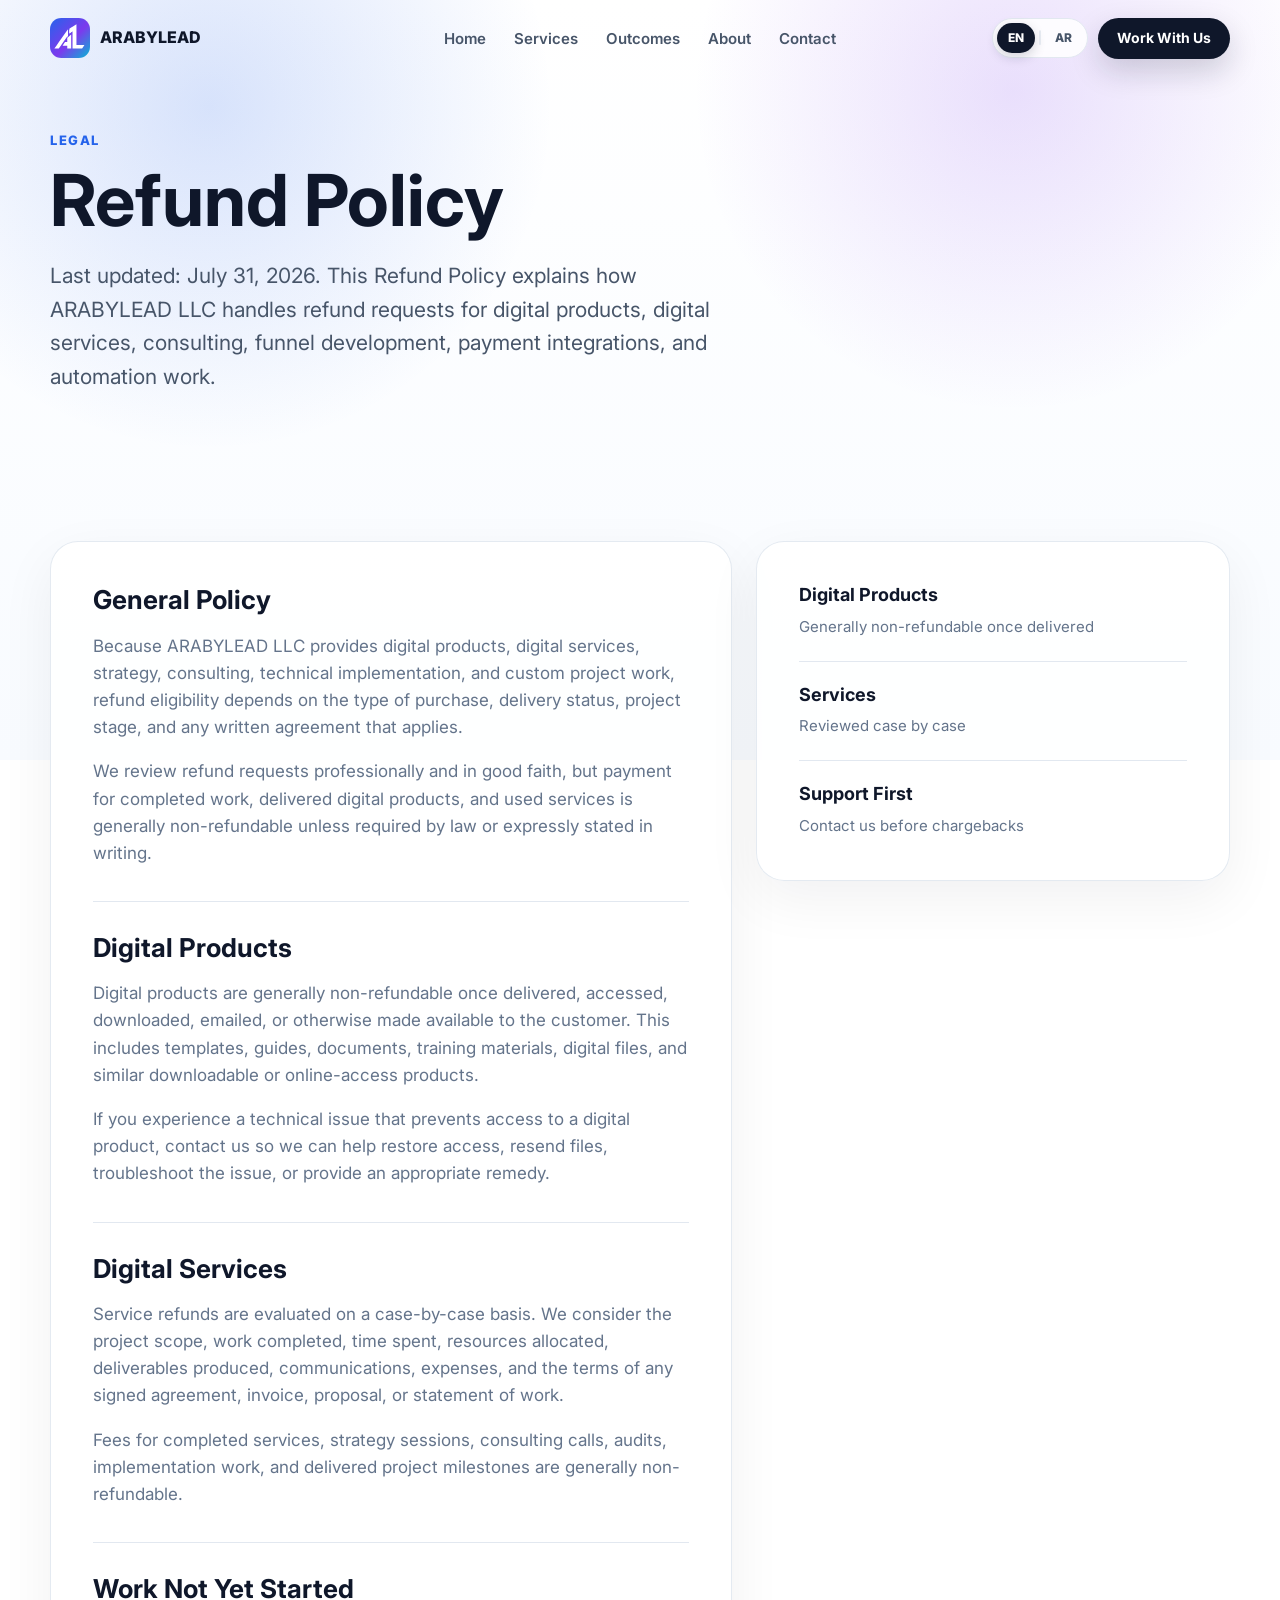
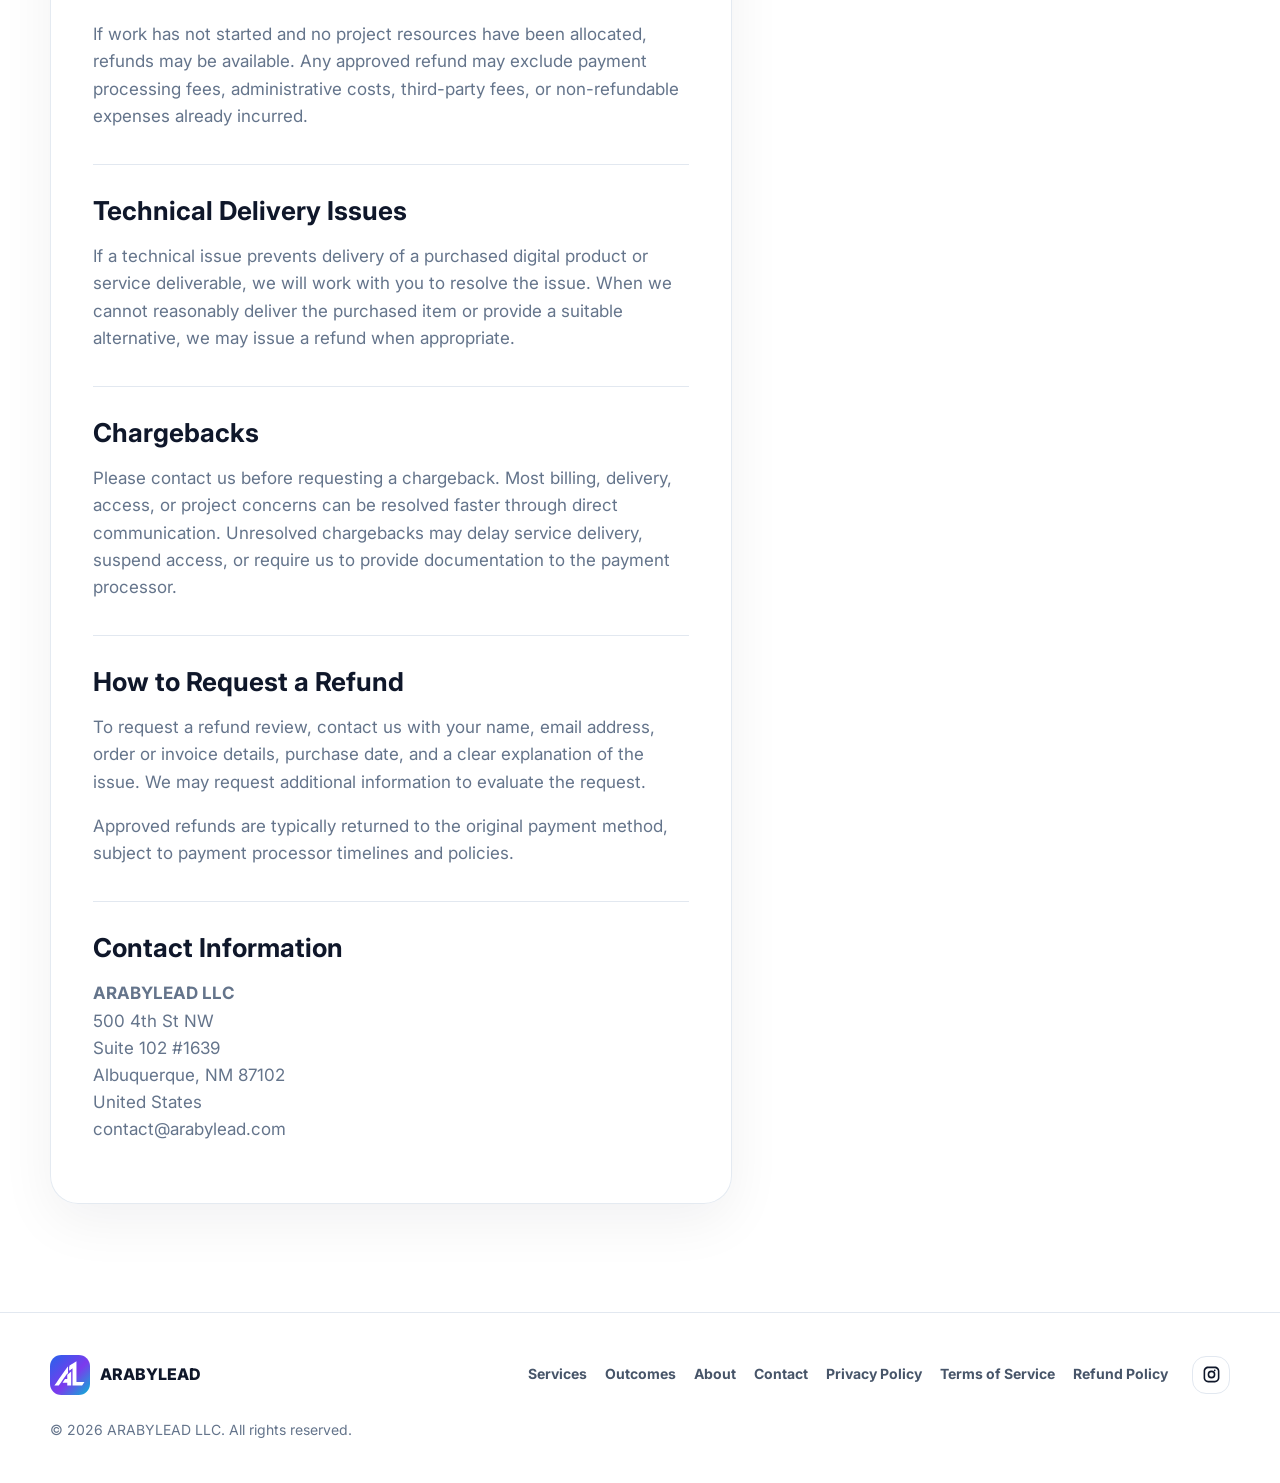
<file: refund.html>
<!DOCTYPE html>
<html lang="en" dir="ltr">
<head>
  <meta charset="UTF-8">
  <meta name="viewport" content="width=device-width, initial-scale=1.0">
  <title>Refund Policy | ARABYLEAD LLC</title>
  <meta name="description" content="Read the ARABYLEAD LLC Refund Policy for digital products, digital services, project work, technical delivery issues, and chargeback communication.">
  <meta name="robots" content="index, follow">
  <meta name="theme-color" content="#2563EB">
  <script>(function(){try{var l=new URLSearchParams(location.search).get("lang")||localStorage.getItem("arabylead_lang");if(l==="ar"){document.documentElement.lang="ar";document.documentElement.dir="rtl";document.documentElement.setAttribute("data-lang-loading","");setTimeout(function(){document.documentElement.removeAttribute("data-lang-loading")},1200)}}catch(e){}})();</script>
  <link rel="canonical" href="https://arabylead.com/refund.html">
  <link rel="alternate" hreflang="en" href="https://arabylead.com/refund.html">
  <link rel="alternate" hreflang="ar" href="https://arabylead.com/refund.html?lang=ar">
  <link rel="alternate" hreflang="x-default" href="https://arabylead.com/refund.html">
  <meta property="og:type" content="website">
  <meta property="og:locale" content="en_US">
  <meta property="og:locale:alternate" content="ar_AR">
  <meta property="og:title" content="Refund Policy | ARABYLEAD LLC">
  <meta property="og:description" content="Refund terms for ARABYLEAD LLC digital products and services, including delivery, service work, technical issues, and chargebacks.">
  <meta property="og:url" content="https://arabylead.com/refund.html">
  <meta property="og:site_name" content="ARABYLEAD LLC">
  <meta property="og:image" content="https://arabylead.com/assets/og-image.svg">
  <meta name="twitter:card" content="summary_large_image">
  <meta name="twitter:title" content="Refund Policy | ARABYLEAD LLC">
  <meta name="twitter:description" content="Refund terms for ARABYLEAD LLC digital products and digital services.">
  <meta name="twitter:image" content="https://arabylead.com/assets/og-image.svg">
  <link rel="preconnect" href="https://fonts.googleapis.com">
  <link rel="preconnect" href="https://fonts.gstatic.com" crossorigin>
  <link href="https://fonts.googleapis.com/css2?family=IBM+Plex+Sans+Arabic:wght@400;500;600;700&family=Inter:wght@400;500;600;700;800&display=swap" rel="stylesheet">
  <link rel="icon" href="assets/favicon.svg" type="image/svg+xml">
  <link rel="stylesheet" href="css/style.css">
  <link rel="stylesheet" href="css/legal.css">
</head>
<body data-page="refund">
  <div class="loader" aria-hidden="true"><div class="loader-mark"><span></span><span></span><span></span></div></div>
  <header class="site-header" id="top">
    <nav class="navbar" aria-label="Primary" data-i18n-aria-label="common.primaryNavAria">
      <a class="brand" href="index.html#home" aria-label="ARABYLEAD LLC home" data-i18n-aria-label="common.brandAria">
        <span class="brand-icon" aria-hidden="true"><img src="assets/logo.svg" alt="" width="40" height="40"></span>
        <span dir="ltr">ARABYLEAD</span>
      </a>
      <div class="nav-menu">
        <a href="index.html#home" data-i18n="common.navHome">Home</a>
        <a href="index.html#services" data-i18n="common.navServices">Services</a>
        <a href="index.html#outcomes" data-i18n="common.navOutcomes">Outcomes</a>
        <a href="index.html#about" data-i18n="common.navAbout">About</a>
        <a href="index.html#contact" data-i18n="common.navContact">Contact</a>
      </div>
      <div class="nav-actions">
        <div class="lang-switcher" role="group" aria-label="Language selection" data-i18n-aria-label="common.langGroupAria">
          <button type="button" class="lang-btn active" data-lang-btn="en" aria-pressed="true" aria-label="EN — English" data-i18n-aria-label="common.switchToEn" lang="en">EN</button>
          <span class="lang-sep" aria-hidden="true">|</span>
          <button type="button" class="lang-btn" data-lang-btn="ar" aria-pressed="false" aria-label="AR — العربية" data-i18n-aria-label="common.switchToAr" lang="ar">AR</button>
        </div>
        <a class="nav-cta btn-ripple" href="index.html#contact" data-i18n="common.navCta">Work With Us</a>
        <button class="nav-toggle" type="button" aria-label="Open menu" data-i18n-aria-label="common.openMenu" aria-expanded="false"><span></span><span></span><span></span></button>
      </div>
    </nav>
  </header>

  <main>
    <section class="hero section-shell legal-hero" id="refund">
      <div class="hero-bg" aria-hidden="true"></div>
      <div class="hero-content reveal">
        <p class="eyebrow" data-i18n="refund.eyebrow">Legal</p>
        <h1 data-i18n="refund.title">Refund Policy</h1>
        <p class="hero-copy" data-i18n="refund.lead">Last updated: July 31, 2026. This Refund Policy explains how ARABYLEAD LLC handles refund requests for digital products, digital services, consulting, funnel development, payment integrations, and automation work.</p>
      </div>
    </section>

    <section class="section section-shell about-split" aria-label="Refund Policy content" data-i18n-aria-label="refund.contentAria">
      <article class="about-panel reveal legal-copy">
        <section>
          <h2 data-i18n="refund.s1Title">General Policy</h2>
          <p data-i18n="refund.s1P1">Because ARABYLEAD LLC provides digital products, digital services, strategy, consulting, technical implementation, and custom project work, refund eligibility depends on the type of purchase, delivery status, project stage, and any written agreement that applies.</p>
          <p data-i18n="refund.s1P2">We review refund requests professionally and in good faith, but payment for completed work, delivered digital products, and used services is generally non-refundable unless required by law or expressly stated in writing.</p>
        </section>
        <section>
          <h2 data-i18n="refund.s2Title">Digital Products</h2>
          <p data-i18n="refund.s2P1">Digital products are generally non-refundable once delivered, accessed, downloaded, emailed, or otherwise made available to the customer. This includes templates, guides, documents, training materials, digital files, and similar downloadable or online-access products.</p>
          <p data-i18n="refund.s2P2">If you experience a technical issue that prevents access to a digital product, contact us so we can help restore access, resend files, troubleshoot the issue, or provide an appropriate remedy.</p>
        </section>
        <section>
          <h2 data-i18n="refund.s3Title">Digital Services</h2>
          <p data-i18n="refund.s3P1">Service refunds are evaluated on a case-by-case basis. We consider the project scope, work completed, time spent, resources allocated, deliverables produced, communications, expenses, and the terms of any signed agreement, invoice, proposal, or statement of work.</p>
          <p data-i18n="refund.s3P2">Fees for completed services, strategy sessions, consulting calls, audits, implementation work, and delivered project milestones are generally non-refundable.</p>
        </section>
        <section>
          <h2 data-i18n="refund.s4Title">Work Not Yet Started</h2>
          <p data-i18n="refund.s4P1">If work has not started and no project resources have been allocated, refunds may be available. Any approved refund may exclude payment processing fees, administrative costs, third-party fees, or non-refundable expenses already incurred.</p>
        </section>
        <section>
          <h2 data-i18n="refund.s5Title">Technical Delivery Issues</h2>
          <p data-i18n="refund.s5P1">If a technical issue prevents delivery of a purchased digital product or service deliverable, we will work with you to resolve the issue. When we cannot reasonably deliver the purchased item or provide a suitable alternative, we may issue a refund when appropriate.</p>
        </section>
        <section>
          <h2 data-i18n="refund.s6Title">Chargebacks</h2>
          <p data-i18n="refund.s6P1">Please contact us before requesting a chargeback. Most billing, delivery, access, or project concerns can be resolved faster through direct communication. Unresolved chargebacks may delay service delivery, suspend access, or require us to provide documentation to the payment processor.</p>
        </section>
        <section>
          <h2 data-i18n="refund.s7Title">How to Request a Refund</h2>
          <p data-i18n="refund.s7P1">To request a refund review, contact us with your name, email address, order or invoice details, purchase date, and a clear explanation of the issue. We may request additional information to evaluate the request.</p>
          <p data-i18n="refund.s7P2">Approved refunds are typically returned to the original payment method, subject to payment processor timelines and policies.</p>
        </section>
        <section>
          <h2 data-i18n="refund.s8Title">Contact Information</h2>
          <p><strong dir="ltr">ARABYLEAD LLC</strong><br><span dir="ltr">500 4th St NW</span><br><span dir="ltr">Suite 102 #1639</span><br><span dir="ltr">Albuquerque, NM 87102</span><br><span data-i18n="common.countryUs">United States</span><br><a class="ltr-inline" dir="ltr" href="mailto:contact@arabylead.com">contact@arabylead.com</a></p>
        </section>
      </article>
      <aside class="about-panel reveal legal-summary" aria-label="Refund summary" data-i18n-aria-label="refund.summaryAria">
        <div><strong data-i18n="refund.sum1Title">Digital Products</strong><span data-i18n="refund.sum1Sub">Generally non-refundable once delivered</span></div>
        <div><strong data-i18n="refund.sum2Title">Services</strong><span data-i18n="refund.sum2Sub">Reviewed case by case</span></div>
        <div><strong data-i18n="refund.sum3Title">Support First</strong><span data-i18n="refund.sum3Sub">Contact us before chargebacks</span></div>
      </aside>
    </section>
  </main>

  <footer class="footer">
    <div class="section-shell footer-inner">
      <a class="brand" href="index.html#home" aria-label="ARABYLEAD LLC home" data-i18n-aria-label="common.brandAria">
        <span class="brand-icon" aria-hidden="true"><img src="assets/logo.svg" alt="" width="40" height="40"></span>
        <span dir="ltr">ARABYLEAD</span>
      </a>
      <div class="footer-links" aria-label="Footer navigation" data-i18n-aria-label="common.footerNavAria">
        <a href="index.html#services" data-i18n="common.navServices">Services</a><a href="index.html#outcomes" data-i18n="common.navOutcomes">Outcomes</a><a href="index.html#about" data-i18n="common.navAbout">About</a><a href="index.html#contact" data-i18n="common.navContact">Contact</a><a href="privacy.html" data-i18n="common.footerPrivacy">Privacy Policy</a><a href="terms.html" data-i18n="common.footerTerms">Terms of Service</a><a href="refund.html" data-i18n="common.footerRefund">Refund Policy</a>
      </div>
      <div class="social-links" aria-label="Social links" data-i18n-aria-label="common.socialAria">
        <a href="https://www.instagram.com/arabylead" aria-label="Instagram" data-i18n-aria-label="common.instagramAria" target="_blank" rel="noopener noreferrer"><svg viewBox="0 0 24 24" aria-hidden="true"><path d="M7.8 2h8.4C19.4 2 22 4.6 22 7.8v8.4c0 3.2-2.6 5.8-5.8 5.8H7.8C4.6 22 2 19.4 2 16.2V7.8C2 4.6 4.6 2 7.8 2Zm0 2C5.7 4 4 5.7 4 7.8v8.4C4 18.3 5.7 20 7.8 20h8.4c2.1 0 3.8-1.7 3.8-3.8V7.8C20 5.7 18.3 4 16.2 4H7.8Zm4.2 3.1a4.9 4.9 0 1 1 0 9.8 4.9 4.9 0 0 1 0-9.8Zm0 2a2.9 2.9 0 1 0 0 5.8 2.9 2.9 0 0 0 0-5.8Zm5.2-2.4a1.1 1.1 0 1 1-2.2 0 1.1 1.1 0 0 1 2.2 0Z" fill="currentColor"/></svg></a>
      </div>
      <p class="copyright" data-i18n="common.copyright">&copy; <span id="year"></span> ARABYLEAD LLC. All rights reserved.</p>
    </div>
  </footer>
  <button class="back-to-top" type="button" aria-label="Back to top" data-i18n-aria-label="common.backToTop">↑</button>
  <script src="js/i18n.js" defer></script>
  <script src="js/script.js" defer></script>
</body>
</html>
</file>
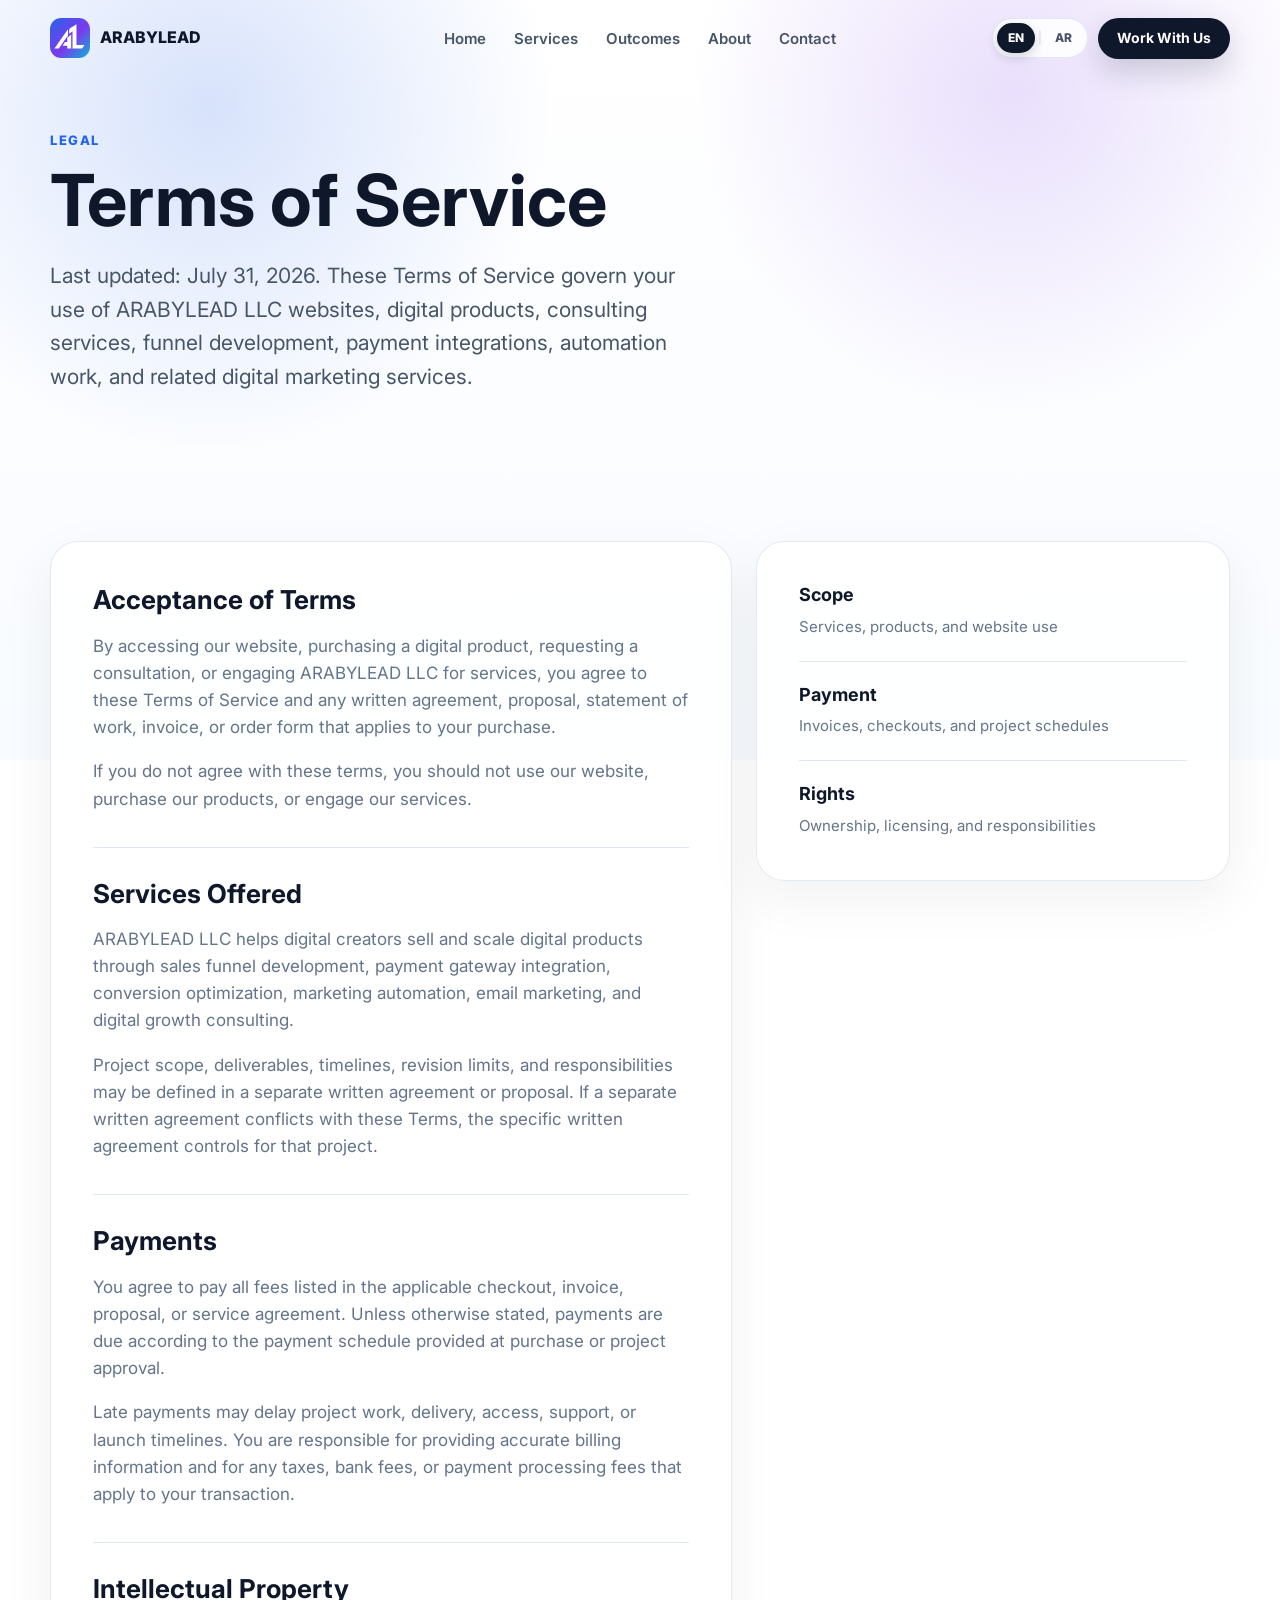
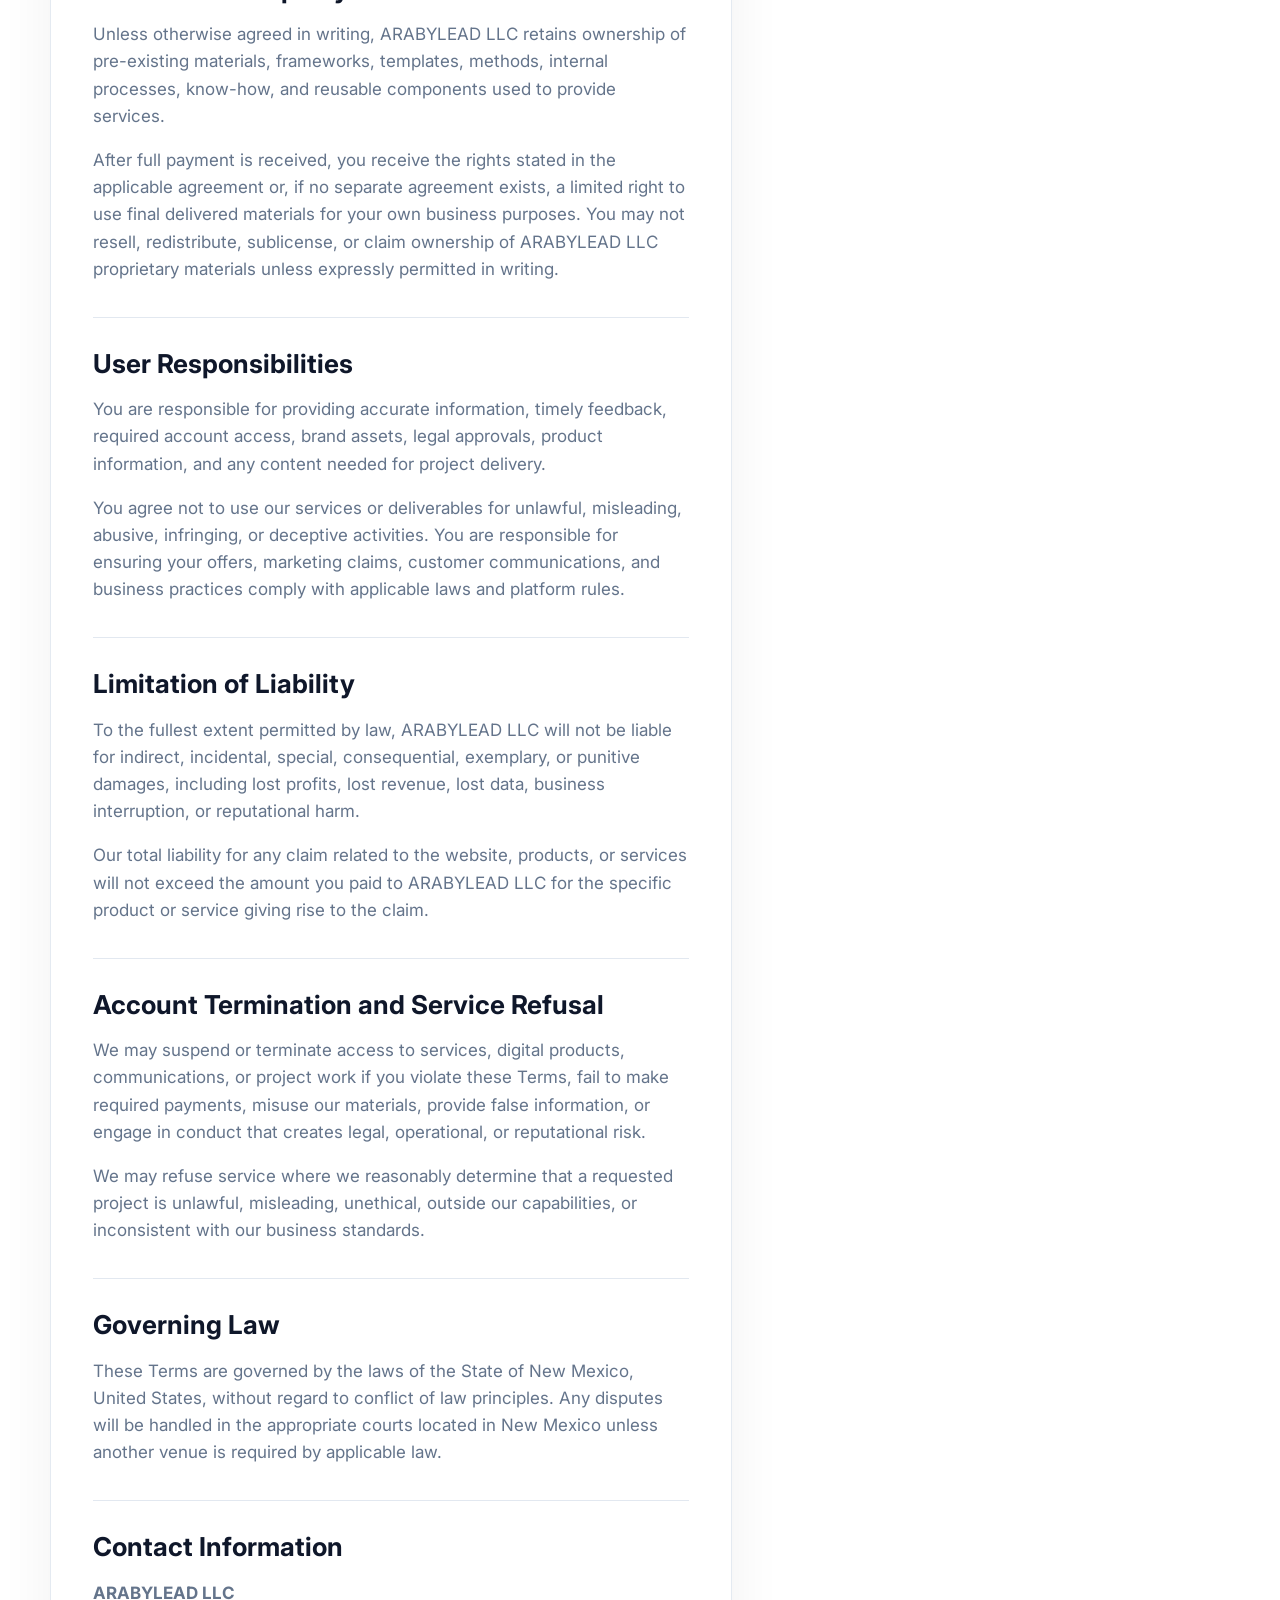
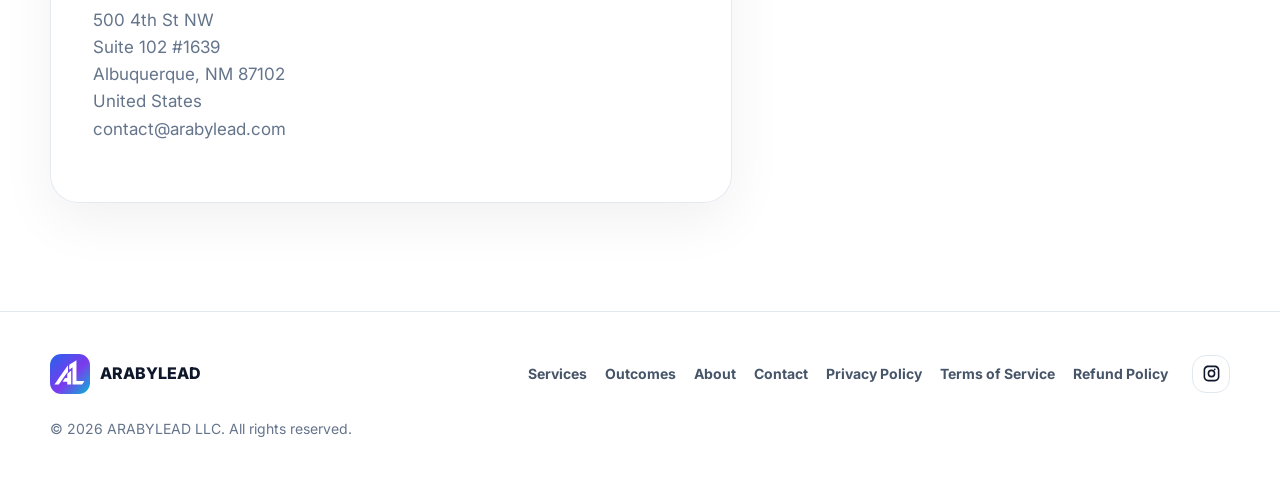
<file: terms.html>
<!DOCTYPE html>
<html lang="en" dir="ltr">
<head>
  <meta charset="UTF-8">
  <meta name="viewport" content="width=device-width, initial-scale=1.0">
  <title>Terms of Service | ARABYLEAD LLC</title>
  <meta name="description" content="Read the ARABYLEAD LLC Terms of Service for digital services, digital products, payments, intellectual property, user responsibilities, liability, and governing law.">
  <meta name="robots" content="index, follow">
  <meta name="theme-color" content="#2563EB">
  <script>(function(){try{var l=new URLSearchParams(location.search).get("lang")||localStorage.getItem("arabylead_lang");if(l==="ar"){document.documentElement.lang="ar";document.documentElement.dir="rtl";document.documentElement.setAttribute("data-lang-loading","");setTimeout(function(){document.documentElement.removeAttribute("data-lang-loading")},1200)}}catch(e){}})();</script>
  <link rel="canonical" href="https://arabylead.com/terms.html">
  <link rel="alternate" hreflang="en" href="https://arabylead.com/terms.html">
  <link rel="alternate" hreflang="ar" href="https://arabylead.com/terms.html?lang=ar">
  <link rel="alternate" hreflang="x-default" href="https://arabylead.com/terms.html">
  <meta property="og:type" content="website">
  <meta property="og:locale" content="en_US">
  <meta property="og:locale:alternate" content="ar_AR">
  <meta property="og:title" content="Terms of Service | ARABYLEAD LLC">
  <meta property="og:description" content="Terms governing ARABYLEAD LLC services, digital products, payments, responsibilities, intellectual property, and limitations.">
  <meta property="og:url" content="https://arabylead.com/terms.html">
  <meta property="og:site_name" content="ARABYLEAD LLC">
  <meta property="og:image" content="https://arabylead.com/assets/og-image.svg">
  <meta name="twitter:card" content="summary_large_image">
  <meta name="twitter:title" content="Terms of Service | ARABYLEAD LLC">
  <meta name="twitter:description" content="Terms for using ARABYLEAD LLC digital services and digital products.">
  <meta name="twitter:image" content="https://arabylead.com/assets/og-image.svg">
  <link rel="preconnect" href="https://fonts.googleapis.com">
  <link rel="preconnect" href="https://fonts.gstatic.com" crossorigin>
  <link href="https://fonts.googleapis.com/css2?family=IBM+Plex+Sans+Arabic:wght@400;500;600;700&family=Inter:wght@400;500;600;700;800&display=swap" rel="stylesheet">
  <link rel="icon" href="assets/favicon.svg" type="image/svg+xml">
  <link rel="stylesheet" href="css/style.css">
  <link rel="stylesheet" href="css/legal.css">
</head>
<body data-page="terms">
  <div class="loader" aria-hidden="true"><div class="loader-mark"><span></span><span></span><span></span></div></div>
  <header class="site-header" id="top">
    <nav class="navbar" aria-label="Primary" data-i18n-aria-label="common.primaryNavAria">
      <a class="brand" href="index.html#home" aria-label="ARABYLEAD LLC home" data-i18n-aria-label="common.brandAria">
        <span class="brand-icon" aria-hidden="true"><img src="assets/logo.svg" alt="" width="40" height="40"></span>
        <span dir="ltr">ARABYLEAD</span>
      </a>
      <div class="nav-menu">
        <a href="index.html#home" data-i18n="common.navHome">Home</a>
        <a href="index.html#services" data-i18n="common.navServices">Services</a>
        <a href="index.html#outcomes" data-i18n="common.navOutcomes">Outcomes</a>
        <a href="index.html#about" data-i18n="common.navAbout">About</a>
        <a href="index.html#contact" data-i18n="common.navContact">Contact</a>
      </div>
      <div class="nav-actions">
        <div class="lang-switcher" role="group" aria-label="Language selection" data-i18n-aria-label="common.langGroupAria">
          <button type="button" class="lang-btn active" data-lang-btn="en" aria-pressed="true" aria-label="EN — English" data-i18n-aria-label="common.switchToEn" lang="en">EN</button>
          <span class="lang-sep" aria-hidden="true">|</span>
          <button type="button" class="lang-btn" data-lang-btn="ar" aria-pressed="false" aria-label="AR — العربية" data-i18n-aria-label="common.switchToAr" lang="ar">AR</button>
        </div>
        <a class="nav-cta btn-ripple" href="index.html#contact" data-i18n="common.navCta">Work With Us</a>
        <button class="nav-toggle" type="button" aria-label="Open menu" data-i18n-aria-label="common.openMenu" aria-expanded="false"><span></span><span></span><span></span></button>
      </div>
    </nav>
  </header>

  <main>
    <section class="hero section-shell legal-hero" id="terms">
      <div class="hero-bg" aria-hidden="true"></div>
      <div class="hero-content reveal">
        <p class="eyebrow" data-i18n="terms.eyebrow">Legal</p>
        <h1 data-i18n="terms.title">Terms of Service</h1>
        <p class="hero-copy" data-i18n="terms.lead">Last updated: July 31, 2026. These Terms of Service govern your use of ARABYLEAD LLC websites, digital products, consulting services, funnel development, payment integrations, automation work, and related digital marketing services.</p>
      </div>
    </section>

    <section class="section section-shell about-split" aria-label="Terms of Service content" data-i18n-aria-label="terms.contentAria">
      <article class="about-panel reveal legal-copy">
        <section>
          <h2 data-i18n="terms.s1Title">Acceptance of Terms</h2>
          <p data-i18n="terms.s1P1">By accessing our website, purchasing a digital product, requesting a consultation, or engaging ARABYLEAD LLC for services, you agree to these Terms of Service and any written agreement, proposal, statement of work, invoice, or order form that applies to your purchase.</p>
          <p data-i18n="terms.s1P2">If you do not agree with these terms, you should not use our website, purchase our products, or engage our services.</p>
        </section>
        <section>
          <h2 data-i18n="terms.s2Title">Services Offered</h2>
          <p data-i18n="terms.s2P1">ARABYLEAD LLC helps digital creators sell and scale digital products through sales funnel development, payment gateway integration, conversion optimization, marketing automation, email marketing, and digital growth consulting.</p>
          <p data-i18n="terms.s2P2">Project scope, deliverables, timelines, revision limits, and responsibilities may be defined in a separate written agreement or proposal. If a separate written agreement conflicts with these Terms, the specific written agreement controls for that project.</p>
        </section>
        <section>
          <h2 data-i18n="terms.s3Title">Payments</h2>
          <p data-i18n="terms.s3P1">You agree to pay all fees listed in the applicable checkout, invoice, proposal, or service agreement. Unless otherwise stated, payments are due according to the payment schedule provided at purchase or project approval.</p>
          <p data-i18n="terms.s3P2">Late payments may delay project work, delivery, access, support, or launch timelines. You are responsible for providing accurate billing information and for any taxes, bank fees, or payment processing fees that apply to your transaction.</p>
        </section>
        <section>
          <h2 data-i18n="terms.s4Title">Intellectual Property</h2>
          <p data-i18n="terms.s4P1">Unless otherwise agreed in writing, ARABYLEAD LLC retains ownership of pre-existing materials, frameworks, templates, methods, internal processes, know-how, and reusable components used to provide services.</p>
          <p data-i18n="terms.s4P2">After full payment is received, you receive the rights stated in the applicable agreement or, if no separate agreement exists, a limited right to use final delivered materials for your own business purposes. You may not resell, redistribute, sublicense, or claim ownership of ARABYLEAD LLC proprietary materials unless expressly permitted in writing.</p>
        </section>
        <section>
          <h2 data-i18n="terms.s5Title">User Responsibilities</h2>
          <p data-i18n="terms.s5P1">You are responsible for providing accurate information, timely feedback, required account access, brand assets, legal approvals, product information, and any content needed for project delivery.</p>
          <p data-i18n="terms.s5P2">You agree not to use our services or deliverables for unlawful, misleading, abusive, infringing, or deceptive activities. You are responsible for ensuring your offers, marketing claims, customer communications, and business practices comply with applicable laws and platform rules.</p>
        </section>
        <section>
          <h2 data-i18n="terms.s6Title">Limitation of Liability</h2>
          <p data-i18n="terms.s6P1">To the fullest extent permitted by law, ARABYLEAD LLC will not be liable for indirect, incidental, special, consequential, exemplary, or punitive damages, including lost profits, lost revenue, lost data, business interruption, or reputational harm.</p>
          <p data-i18n="terms.s6P2">Our total liability for any claim related to the website, products, or services will not exceed the amount you paid to ARABYLEAD LLC for the specific product or service giving rise to the claim.</p>
        </section>
        <section>
          <h2 data-i18n="terms.s7Title">Account Termination and Service Refusal</h2>
          <p data-i18n="terms.s7P1">We may suspend or terminate access to services, digital products, communications, or project work if you violate these Terms, fail to make required payments, misuse our materials, provide false information, or engage in conduct that creates legal, operational, or reputational risk.</p>
          <p data-i18n="terms.s7P2">We may refuse service where we reasonably determine that a requested project is unlawful, misleading, unethical, outside our capabilities, or inconsistent with our business standards.</p>
        </section>
        <section>
          <h2 data-i18n="terms.s8Title">Governing Law</h2>
          <p data-i18n="terms.s8P1">These Terms are governed by the laws of the State of New Mexico, United States, without regard to conflict of law principles. Any disputes will be handled in the appropriate courts located in New Mexico unless another venue is required by applicable law.</p>
        </section>
        <section>
          <h2 data-i18n="terms.s9Title">Contact Information</h2>
          <p><strong dir="ltr">ARABYLEAD LLC</strong><br><span dir="ltr">500 4th St NW</span><br><span dir="ltr">Suite 102 #1639</span><br><span dir="ltr">Albuquerque, NM 87102</span><br><span data-i18n="common.countryUs">United States</span><br><a class="ltr-inline" dir="ltr" href="mailto:contact@arabylead.com">contact@arabylead.com</a></p>
        </section>
      </article>
      <aside class="about-panel reveal legal-summary" aria-label="Terms summary" data-i18n-aria-label="terms.summaryAria">
        <div><strong data-i18n="terms.sum1Title">Scope</strong><span data-i18n="terms.sum1Sub">Services, products, and website use</span></div>
        <div><strong data-i18n="terms.sum2Title">Payment</strong><span data-i18n="terms.sum2Sub">Invoices, checkouts, and project schedules</span></div>
        <div><strong data-i18n="terms.sum3Title">Rights</strong><span data-i18n="terms.sum3Sub">Ownership, licensing, and responsibilities</span></div>
      </aside>
    </section>
  </main>

  <footer class="footer">
    <div class="section-shell footer-inner">
      <a class="brand" href="index.html#home" aria-label="ARABYLEAD LLC home" data-i18n-aria-label="common.brandAria">
        <span class="brand-icon" aria-hidden="true"><img src="assets/logo.svg" alt="" width="40" height="40"></span>
        <span dir="ltr">ARABYLEAD</span>
      </a>
      <div class="footer-links" aria-label="Footer navigation" data-i18n-aria-label="common.footerNavAria">
        <a href="index.html#services" data-i18n="common.navServices">Services</a><a href="index.html#outcomes" data-i18n="common.navOutcomes">Outcomes</a><a href="index.html#about" data-i18n="common.navAbout">About</a><a href="index.html#contact" data-i18n="common.navContact">Contact</a><a href="privacy.html" data-i18n="common.footerPrivacy">Privacy Policy</a><a href="terms.html" data-i18n="common.footerTerms">Terms of Service</a><a href="refund.html" data-i18n="common.footerRefund">Refund Policy</a>
      </div>
      <div class="social-links" aria-label="Social links" data-i18n-aria-label="common.socialAria">
        <a href="https://www.instagram.com/arabylead" aria-label="Instagram" data-i18n-aria-label="common.instagramAria" target="_blank" rel="noopener noreferrer"><svg viewBox="0 0 24 24" aria-hidden="true"><path d="M7.8 2h8.4C19.4 2 22 4.6 22 7.8v8.4c0 3.2-2.6 5.8-5.8 5.8H7.8C4.6 22 2 19.4 2 16.2V7.8C2 4.6 4.6 2 7.8 2Zm0 2C5.7 4 4 5.7 4 7.8v8.4C4 18.3 5.7 20 7.8 20h8.4c2.1 0 3.8-1.7 3.8-3.8V7.8C20 5.7 18.3 4 16.2 4H7.8Zm4.2 3.1a4.9 4.9 0 1 1 0 9.8 4.9 4.9 0 0 1 0-9.8Zm0 2a2.9 2.9 0 1 0 0 5.8 2.9 2.9 0 0 0 0-5.8Zm5.2-2.4a1.1 1.1 0 1 1-2.2 0 1.1 1.1 0 0 1 2.2 0Z" fill="currentColor"/></svg></a>
      </div>
      <p class="copyright" data-i18n="common.copyright">&copy; <span id="year"></span> ARABYLEAD LLC. All rights reserved.</p>
    </div>
  </footer>
  <button class="back-to-top" type="button" aria-label="Back to top" data-i18n-aria-label="common.backToTop">↑</button>
  <script src="js/i18n.js" defer></script>
  <script src="js/script.js" defer></script>
</body>
</html>
</file>
<file: css/style.css>
:root{--primary:#2563eb;--secondary:#7c3aed;--accent:#06b6d4;--dark:#0f172a;--text:#334155;--muted:#64748b;--line:#e2e8f0;--soft:#f8fafc;--white:#fff;--shadow:0 24px 70px rgba(15,23,42,.12);--radius:24px;--max:1180px}*{box-sizing:border-box}html{scroll-behavior:smooth;overflow-x:clip}html[data-lang-loading] body{visibility:hidden}body{margin:0;font-family:Inter,system-ui,-apple-system,Segoe UI,sans-serif;color:var(--text);background:#fff;line-height:1.6;text-align:start;overflow-x:clip}main{overflow-x:clip}body.no-scroll{overflow:hidden}a{color:inherit;text-decoration:none}img,svg{max-width:100%;display:block}button,input,textarea{font:inherit}.visually-hidden:where(:not(:focus-within,:active)){position:absolute!important;clip-path:inset(50%)!important;overflow:hidden!important;width:1px!important;height:1px!important;margin:-1px!important;padding:0!important;border:0!important;white-space:nowrap!important}.ltr-inline{direction:ltr;unicode-bidi:isolate;display:inline-block}.loader{position:fixed;inset:0;z-index:9999;display:grid;place-items:center;background:radial-gradient(circle at 50% 40%,#eff6ff,#fff 58%);transition:opacity .5s ease,visibility .5s ease}.loader.hidden{opacity:0;visibility:hidden}.loader-mark{display:flex;gap:9px}.loader-mark span{width:12px;height:12px;border-radius:999px;background:linear-gradient(135deg,var(--primary),var(--secondary));animation:loaderPulse .75s ease-in-out infinite alternate}.loader-mark span:nth-child(2){animation-delay:.15s}.loader-mark span:nth-child(3){animation-delay:.3s}@keyframes loaderPulse{to{transform:translateY(-12px);opacity:.45}}.section-shell{width:min(var(--max),calc(100% - 40px));margin-inline:auto}.site-header{position:fixed;top:0;left:0;right:0;z-index:1000;padding:16px 0;transition:padding .25s ease,background .25s ease,box-shadow .25s ease}.site-header.scrolled{padding:10px 0;background:rgba(255,255,255,.82);backdrop-filter:blur(18px);box-shadow:0 10px 35px rgba(15,23,42,.08)}.navbar{width:min(var(--max),calc(100% - 40px));height:44px;margin:auto;display:grid;grid-template-columns:1fr auto 1fr;align-items:center;gap:22px;direction:ltr}.brand{justify-self:start;height:40px;display:inline-flex;align-items:center;gap:10px;font-family:Inter,system-ui,-apple-system,Segoe UI,sans-serif;font-weight:800;color:var(--dark);letter-spacing:0;white-space:nowrap}.brand-icon{width:40px;height:40px;flex:0 0 40px}.nav-menu{justify-self:center;display:flex;align-items:center;gap:28px;color:#475569;font-size:15px;font-weight:600}.nav-menu a{position:relative;white-space:nowrap;line-height:1.4}.nav-menu a:after{content:"";position:absolute;inset-inline:0;bottom:-8px;height:2px;border-radius:999px;background:linear-gradient(90deg,var(--primary),var(--accent));transform:scaleX(0);transform-origin:left;transition:transform .2s ease}.nav-menu a:hover:after,.nav-menu a.active:after{transform:scaleX(1)}.nav-actions{justify-self:end;display:flex;align-items:center;gap:10px;flex-shrink:0;height:44px}.lang-switcher{display:inline-flex;align-items:center;gap:2px;height:40px;padding:4px;border:1px solid var(--line);border-radius:999px;background:rgba(255,255,255,.86);backdrop-filter:blur(12px);font-family:Inter,system-ui,-apple-system,Segoe UI,sans-serif}.lang-btn{width:38px;height:30px;padding:0;display:inline-flex;align-items:center;justify-content:center;border:0;border-radius:999px;background:transparent;color:#475569;font-size:12px;font-weight:800;letter-spacing:.04em;line-height:1;cursor:pointer;transition:background .2s ease,color .2s ease,box-shadow .2s ease}.lang-btn:hover{color:var(--dark)}.lang-btn.active{background:var(--dark);color:#fff;box-shadow:0 4px 12px rgba(15,23,42,.18)}.lang-sep{color:#cbd5e1;font-size:12px;line-height:1;user-select:none;padding-inline:1px}.lang-btn:focus-visible,.nav-toggle:focus-visible,.nav-cta:focus-visible,.button:focus-visible,.faq-item button:focus-visible,.back-to-top:focus-visible,.social-links a:focus-visible,.nav-menu a:focus-visible{outline:2px solid var(--primary);outline-offset:2px}.nav-cta{width:132px;height:41px;padding:0 14px;display:inline-flex;align-items:center;justify-content:center;border-radius:999px;background:var(--dark);color:#fff;font-weight:700;font-size:14px;line-height:1;box-shadow:0 12px 30px rgba(15,23,42,.18);white-space:nowrap}.nav-toggle{display:none;width:44px;height:44px;flex:0 0 44px;border:1px solid var(--line);border-radius:14px;background:#fff;align-items:center;justify-content:center;flex-direction:column;gap:5px}.nav-toggle span{width:18px;height:2px;background:var(--dark);border-radius:99px;transition:.2s ease}.hero{position:relative;min-height:100vh;display:grid;grid-template-columns:minmax(0,1fr) minmax(360px,.88fr);align-items:center;gap:48px;padding:130px 0 70px}.hero-bg{position:absolute;inset-block-start:0;inset-inline:-10vw;min-height:760px;background:radial-gradient(circle at 20% 14%,rgba(37,99,235,.18),transparent 26%),radial-gradient(circle at 76% 12%,rgba(124,58,237,.16),transparent 25%),linear-gradient(180deg,#fff 0%,#f8fbff 100%);z-index:-1}.eyebrow{margin:0 0 14px;color:var(--primary);font-size:13px;font-weight:800;text-transform:uppercase;letter-spacing:.12em}.hero h1,.section-heading h2,.about-panel h2,.contact-copy h2{margin:0;color:var(--dark);line-height:.98;letter-spacing:0}.hero h1{font-size:clamp(42px,5.6vw,74px);max-width:780px}.hero-copy{max-width:660px;margin:24px 0 0;font-size:clamp(18px,2vw,21px);color:#475569}.hero-actions{display:flex;flex-wrap:wrap;gap:14px;margin-top:34px}.button{position:relative;overflow:hidden;display:inline-flex;align-items:center;justify-content:center;min-height:52px;padding:14px 22px;border-radius:999px;border:0;font-weight:800;cursor:pointer;transition:transform .2s ease,box-shadow .2s ease}.button:hover{transform:translateY(-2px)}.button-primary{color:#fff;background:linear-gradient(135deg,var(--primary),var(--secondary));box-shadow:0 18px 35px rgba(37,99,235,.28)}.button-secondary{color:var(--dark);background:rgba(255,255,255,.76);border:1px solid rgba(148,163,184,.36);backdrop-filter:blur(14px)}.ripple{position:absolute;border-radius:50%;background:rgba(255,255,255,.45);transform:scale(0);animation:ripple .6s linear;pointer-events:none}@keyframes ripple{to{transform:scale(4);opacity:0}}.hero-metrics{display:grid;grid-template-columns:repeat(3,1fr);gap:12px;margin-top:42px;max-width:590px}.hero-metrics div,.stats-panel div{padding:18px;border:1px solid rgba(226,232,240,.8);border-radius:20px;background:rgba(255,255,255,.72);box-shadow:0 14px 38px rgba(15,23,42,.06);backdrop-filter:blur(18px)}.hero-metrics strong,.stats-panel strong{display:block;color:var(--dark);font-size:18px;line-height:1.25}.stats-panel strong{font-size:22px}.hero-metrics span,.stats-panel span{display:block;margin-top:8px;color:var(--muted);font-size:13px;font-weight:700}.floating-illustration{width:100%;height:auto;filter:drop-shadow(0 30px 70px rgba(15,23,42,.12));animation:float 6s ease-in-out infinite}.orbit-one{animation:orbitOne 5.8s ease-in-out infinite}.orbit-two{animation:orbitTwo 6.4s ease-in-out infinite}@keyframes float{50%{transform:translateY(-18px)}}@keyframes orbitOne{50%{transform:translate(12px,-10px)}}@keyframes orbitTwo{50%{transform:translate(-12px,12px)}}.section{padding:108px 0}.section-heading{text-align:center;max-width:760px;margin:0 auto 52px}.section-heading h2,.about-panel h2,.contact-copy h2{font-size:clamp(34px,5vw,56px)}.section-heading p{margin:18px auto 0;color:var(--muted);font-size:18px}.card-grid,.feature-grid{display:grid;grid-template-columns:repeat(3,1fr);gap:22px}.services-grid{display:flex;flex-wrap:wrap;justify-content:center;gap:22px}.services-grid .service-card{flex:1 1 calc((100% - 44px) / 3);max-width:calc((100% - 44px) / 3)}.service-card,.feature-card,.timeline-card,.contact-form,.about-panel,.stats-panel{border:1px solid rgba(226,232,240,.9);background:rgba(255,255,255,.86);box-shadow:0 18px 55px rgba(15,23,42,.06)}.service-card{position:relative;overflow:hidden;padding:28px;border-radius:var(--radius);transition:transform .25s ease,border-color .25s ease,box-shadow .25s ease}.service-card:before{content:"";position:absolute;inset:0;background:linear-gradient(135deg,rgba(37,99,235,.08),rgba(124,58,237,.07),rgba(6,182,212,.08));opacity:0;transition:opacity .25s ease}.service-card:hover{transform:translateY(-8px);border-color:rgba(37,99,235,.35);box-shadow:var(--shadow)}.service-card:hover:before{opacity:1}.service-card>*{position:relative}.icon-wrap{width:54px;height:54px;display:grid;place-items:center;border-radius:18px;color:var(--primary);background:#eff6ff}.icon-wrap svg{width:27px;height:27px}.service-card h3,.feature-card h3,.timeline-card h3{margin:22px 0 10px;color:var(--dark);line-height:1.2}.service-card p,.feature-card p,.timeline-card p{margin:0;color:var(--muted)}.process-section,.contact-section{background:linear-gradient(180deg,#f8fafc 0%,#fff 100%)}.timeline{position:relative;display:grid;grid-template-columns:repeat(4,1fr);gap:18px}.timeline:before{content:"";position:absolute;inset-inline:9%;top:34px;height:3px;border-radius:99px;background:linear-gradient(90deg,var(--primary),var(--secondary),var(--accent));background-size:200% 100%;animation:lineFlow 4s linear infinite}@keyframes lineFlow{to{background-position:200% 0}}.timeline-card{position:relative;padding:76px 22px 24px;border-radius:22px}.timeline-card span{position:absolute;top:16px;inset-inline-start:22px;width:40px;height:40px;display:grid;place-items:center;border-radius:14px;background:var(--dark);color:#fff;font-size:13px;font-weight:800}.about-split{display:grid;grid-template-columns:1.18fr .82fr;gap:24px;align-items:stretch}.about-panel,.stats-panel{border-radius:28px;padding:42px}.about-panel p{font-size:18px;color:var(--muted)}.stats-panel{display:grid;gap:16px;background:linear-gradient(135deg,#0f172a,#1e1b4b);border:0}.stats-panel div{background:rgba(255,255,255,.08);border-color:rgba(255,255,255,.14);box-shadow:none}.stats-panel strong,.stats-panel span{color:#fff}.feature-grid{grid-template-columns:repeat(3,1fr)}.feature-card{padding:24px;border-radius:22px;transition:transform .2s ease,box-shadow .2s ease}.feature-card:hover{transform:translateY(-6px);box-shadow:var(--shadow)}.feature-card span{display:grid;place-items:center;width:34px;height:34px;border-radius:12px;background:#ecfeff;color:#0891b2;font-weight:900}.faq-list{max-width:850px;margin:auto;border:1px solid var(--line);border-radius:26px;overflow:hidden;background:#fff;box-shadow:0 20px 50px rgba(15,23,42,.06)}.faq-item+.faq-item{border-top:1px solid var(--line)}.faq-item button{width:100%;display:flex;justify-content:space-between;align-items:center;gap:18px;padding:24px;background:#fff;border:0;color:var(--dark);font-weight:800;text-align:start;cursor:pointer}.faq-item button .faq-icon{font-size:24px;color:var(--primary);transition:transform .2s ease;flex-shrink:0}.faq-item.open button .faq-icon{transform:rotate(45deg)}.faq-answer{max-height:0;overflow:hidden;transition:max-height .25s ease}.faq-answer p{margin:0;padding:0 24px 24px;color:var(--muted)}.contact-grid{display:grid;grid-template-columns:.9fr 1.1fr;gap:34px;align-items:start}.contact-copy p{font-size:18px;color:var(--muted)}address{margin-top:28px;padding:24px;border-radius:22px;background:#fff;border:1px solid var(--line);font-style:normal;color:#475569;box-shadow:0 18px 50px rgba(15,23,42,.06)}address strong{color:var(--dark)}.contact-form{display:grid;gap:10px;border-radius:28px;padding:30px}.contact-form label{font-weight:800;color:var(--dark);font-size:14px;margin-top:4px}.contact-form input,.contact-form textarea{width:100%;border:1px solid var(--line);border-radius:16px;padding:15px 16px;font-size:max(1rem,1em);color:var(--dark);background:#f8fafc;outline:0;transition:border-color .2s ease,box-shadow .2s ease,background .2s ease}.contact-form input:focus,.contact-form textarea:focus{border-color:rgba(37,99,235,.7);background:#fff;box-shadow:0 0 0 4px rgba(37,99,235,.12)}.contact-form input[aria-invalid="true"],.contact-form textarea[aria-invalid="true"],.contact-form input:user-invalid,.contact-form textarea:user-invalid{border-color:#dc2626;background:#fef2f2}.field-error{display:none;margin:-2px 0 4px;color:#b91c1c;font-size:13px;font-weight:600}.field-error.visible{display:block}.form-status{display:none;margin:6px 0 0;padding:12px 14px;border-radius:14px;font-size:14px;font-weight:600;line-height:1.5}.form-status.visible{display:block}.form-status.is-success{background:#ecfdf5;border:1px solid #a7f3d0;color:#065f46}.form-status.is-error{background:#fef2f2;border:1px solid #fecaca;color:#991b1b}.contact-form textarea{resize:vertical}.contact-form button{margin-top:8px}.footer{padding:42px 0;border-top:1px solid var(--line);background:#fff}.footer-inner{display:grid;grid-template-columns:1fr auto auto;gap:24px;align-items:center}.footer-links,.social-links{display:flex;align-items:center;gap:18px}.footer-links a{font-weight:700;color:#475569;font-size:14px}.social-links a{width:38px;height:38px;display:grid;place-items:center;border:1px solid var(--line);border-radius:14px;color:var(--dark);transition:.2s ease}.social-links a:hover{transform:translateY(-3px);color:var(--primary);border-color:rgba(37,99,235,.35)}.social-links svg{width:19px;height:19px}.copyright{grid-column:1/-1;margin:0;color:var(--muted);font-size:14px}.back-to-top{position:fixed;inset-inline-end:22px;inset-block-end:22px;z-index:900;width:46px;height:46px;border:0;border-radius:16px;background:var(--dark);color:#fff;font-size:22px;box-shadow:0 15px 35px rgba(15,23,42,.2);cursor:pointer;opacity:0;visibility:hidden;transform:translateY(12px);transition:.2s ease}.back-to-top.visible{opacity:1;visibility:visible;transform:translateY(0)}.reveal{opacity:0;transform:translateY(28px);transition:opacity .7s ease,transform .7s ease}.reveal.visible{opacity:1;transform:translateY(0)}@media (max-width:980px){.navbar{display:flex;justify-content:space-between}.nav-cta{display:none}.nav-toggle{display:flex}.nav-menu{position:fixed;top:72px;inset-inline:20px;justify-self:stretch;width:auto;display:grid;gap:6px;padding:16px;border:1px solid var(--line);border-radius:22px;background:#fff;box-shadow:var(--shadow);transform:translateY(-12px);opacity:0;visibility:hidden;transition:.2s ease}:root[lang="ar"] .nav-menu{direction:rtl;text-align:right}:root[lang="ar"] .nav-menu a:after{transform-origin:right}.nav-menu.open{transform:translateY(0);opacity:1;visibility:visible}.nav-menu a{padding:12px}.hero{grid-template-columns:minmax(0,1fr);min-height:auto;padding-top:120px}.hero-visual{width:100%;max-width:620px;margin:auto}.card-grid,.feature-grid,.timeline,.contact-grid,.about-split{grid-template-columns:1fr 1fr}.services-grid .service-card{flex:1 1 calc((100% - 22px) / 2);max-width:calc((100% - 22px) / 2)}.timeline:before{display:none}.footer-inner{grid-template-columns:1fr}.footer-links,.social-links{flex-wrap:wrap}}@media (max-width:680px){.section-shell,.navbar{width:min(100% - 28px,var(--max))}.hero{gap:30px;padding-bottom:52px}.hero h1{font-size:44px}.hero-metrics,.card-grid,.feature-grid,.timeline,.contact-grid,.about-split{grid-template-columns:1fr}.services-grid .service-card{flex:1 1 100%;max-width:100%}.section{padding:76px 0}.section-heading{margin-bottom:34px}.section-heading h2,.about-panel h2,.contact-copy h2{font-size:34px}.about-panel,.stats-panel,.contact-form{padding:24px;border-radius:22px}.hero-actions .button{width:100%}.hero-metrics div{padding:16px}.floating-illustration{max-height:410px}.footer-links{gap:14px}.copyright{font-size:13px}}@media (prefers-reduced-motion:reduce){*,*:before,*:after{animation-duration:.01ms!important;animation-iteration-count:1!important;scroll-behavior:auto!important;transition-duration:.01ms!important}.reveal{opacity:1;transform:none}}:root[lang="ar"] body{font-family:"IBM Plex Sans Arabic",Inter,system-ui,-apple-system,sans-serif;line-height:1.75}:root[lang="ar"] .eyebrow{letter-spacing:0;text-transform:none}:root[lang="ar"] .hero h1,:root[lang="ar"] .section-heading h2,:root[lang="ar"] .about-panel h2,:root[lang="ar"] .contact-copy h2{line-height:1.22;letter-spacing:0;text-wrap:balance}:root[lang="ar"] .hero h1{font-size:clamp(2.25rem,1.4rem + 3.2vw,4rem)}:root[lang="ar"] .service-card h3,:root[lang="ar"] .feature-card h3,:root[lang="ar"] .timeline-card h3{line-height:1.35}@media (max-width:680px){:root[lang="ar"] .hero h1{font-size:2.2rem}:root[lang="ar"] .section-heading h2,:root[lang="ar"] .about-panel h2,:root[lang="ar"] .contact-copy h2{font-size:1.9rem}}
</file>
<file: css/legal.css>
.legal-hero{min-height:auto;grid-template-columns:1fr;padding-bottom:40px}.legal-copy section+section{margin-top:34px;padding-top:30px;border-top:1px solid var(--line)}.legal-copy h2{font-size:26px;line-height:1.2;margin-top:0;margin-bottom:12px}.legal-copy p{font-size:17px}.legal-summary{align-self:start}.legal-summary div+div{margin-top:22px;padding-top:22px;border-top:1px solid var(--line)}.legal-summary strong{display:block;color:var(--dark);font-size:18px;line-height:1.25}.legal-summary span{display:block;margin-top:8px;color:var(--muted);font-size:15px}@media (max-width:680px){.legal-copy h2{font-size:23px}.legal-copy p{font-size:16px}.legal-hero{padding-bottom:30px}}
</file>
